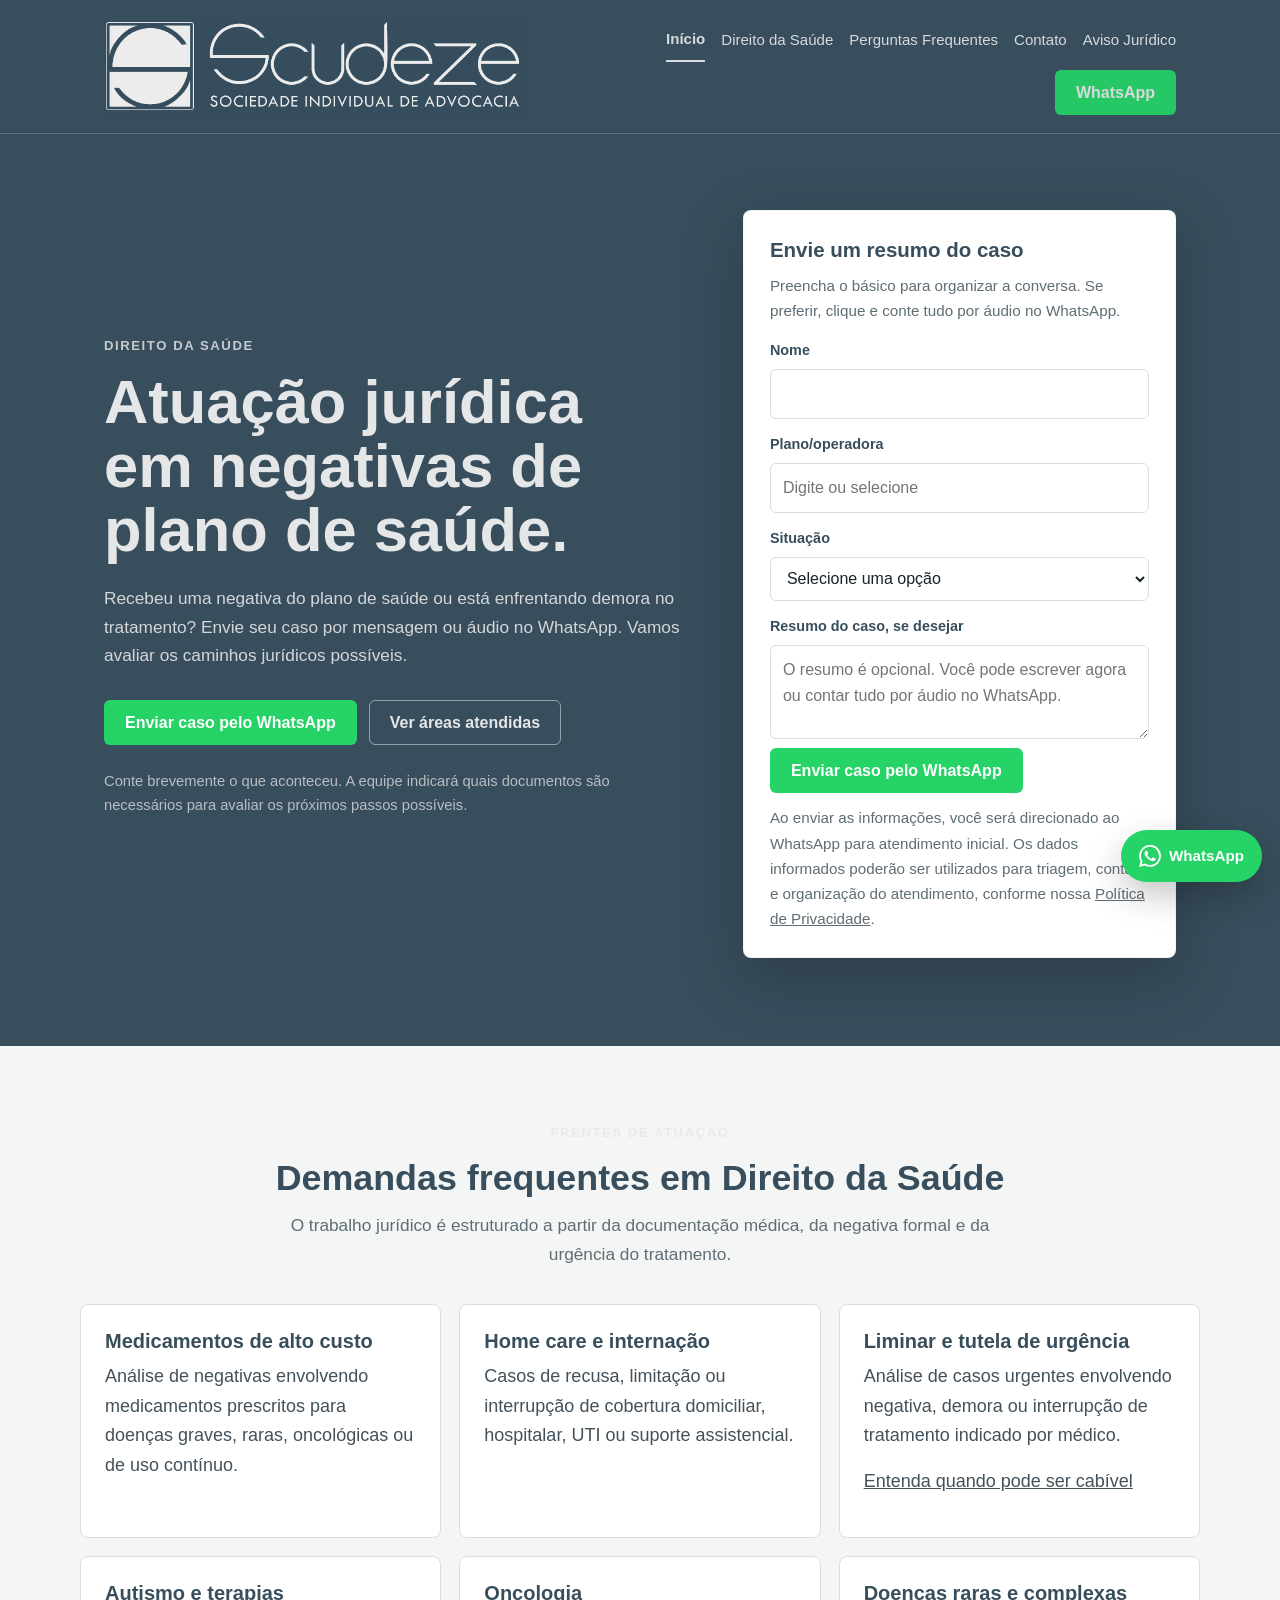
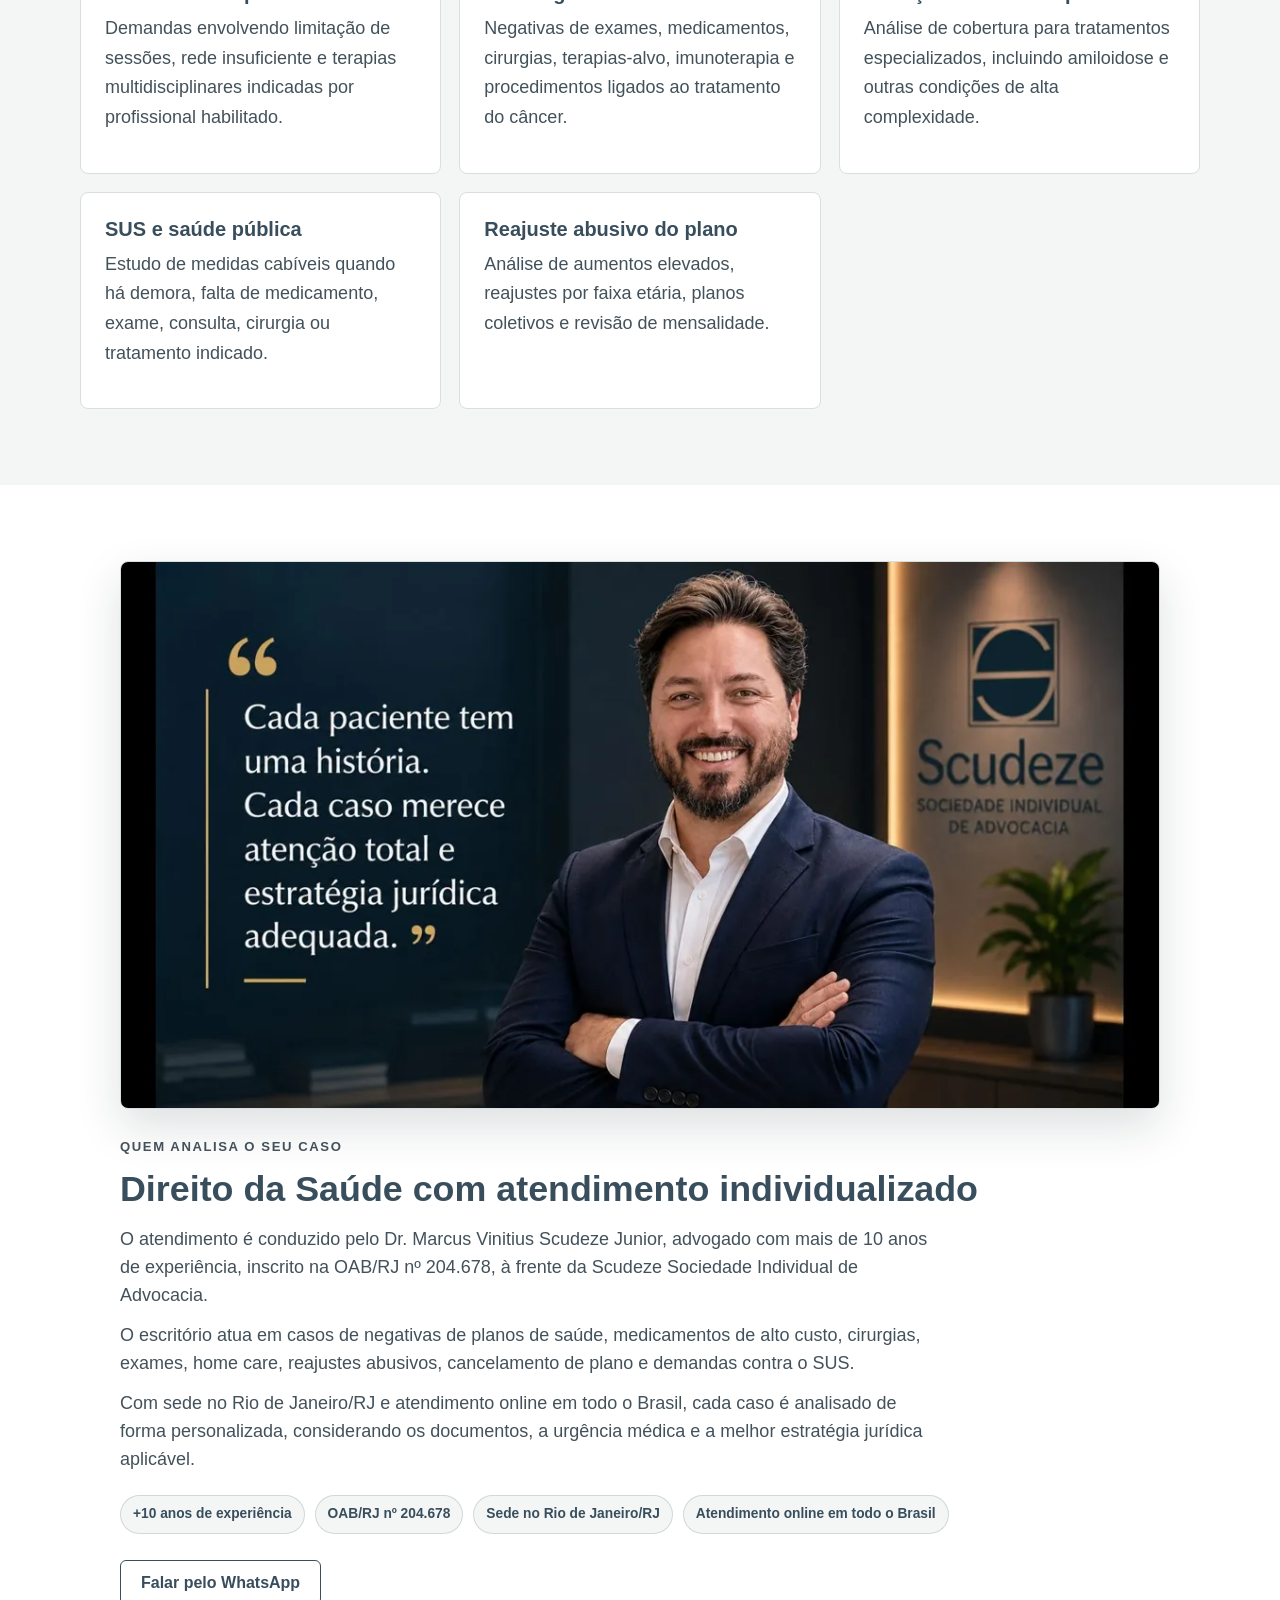
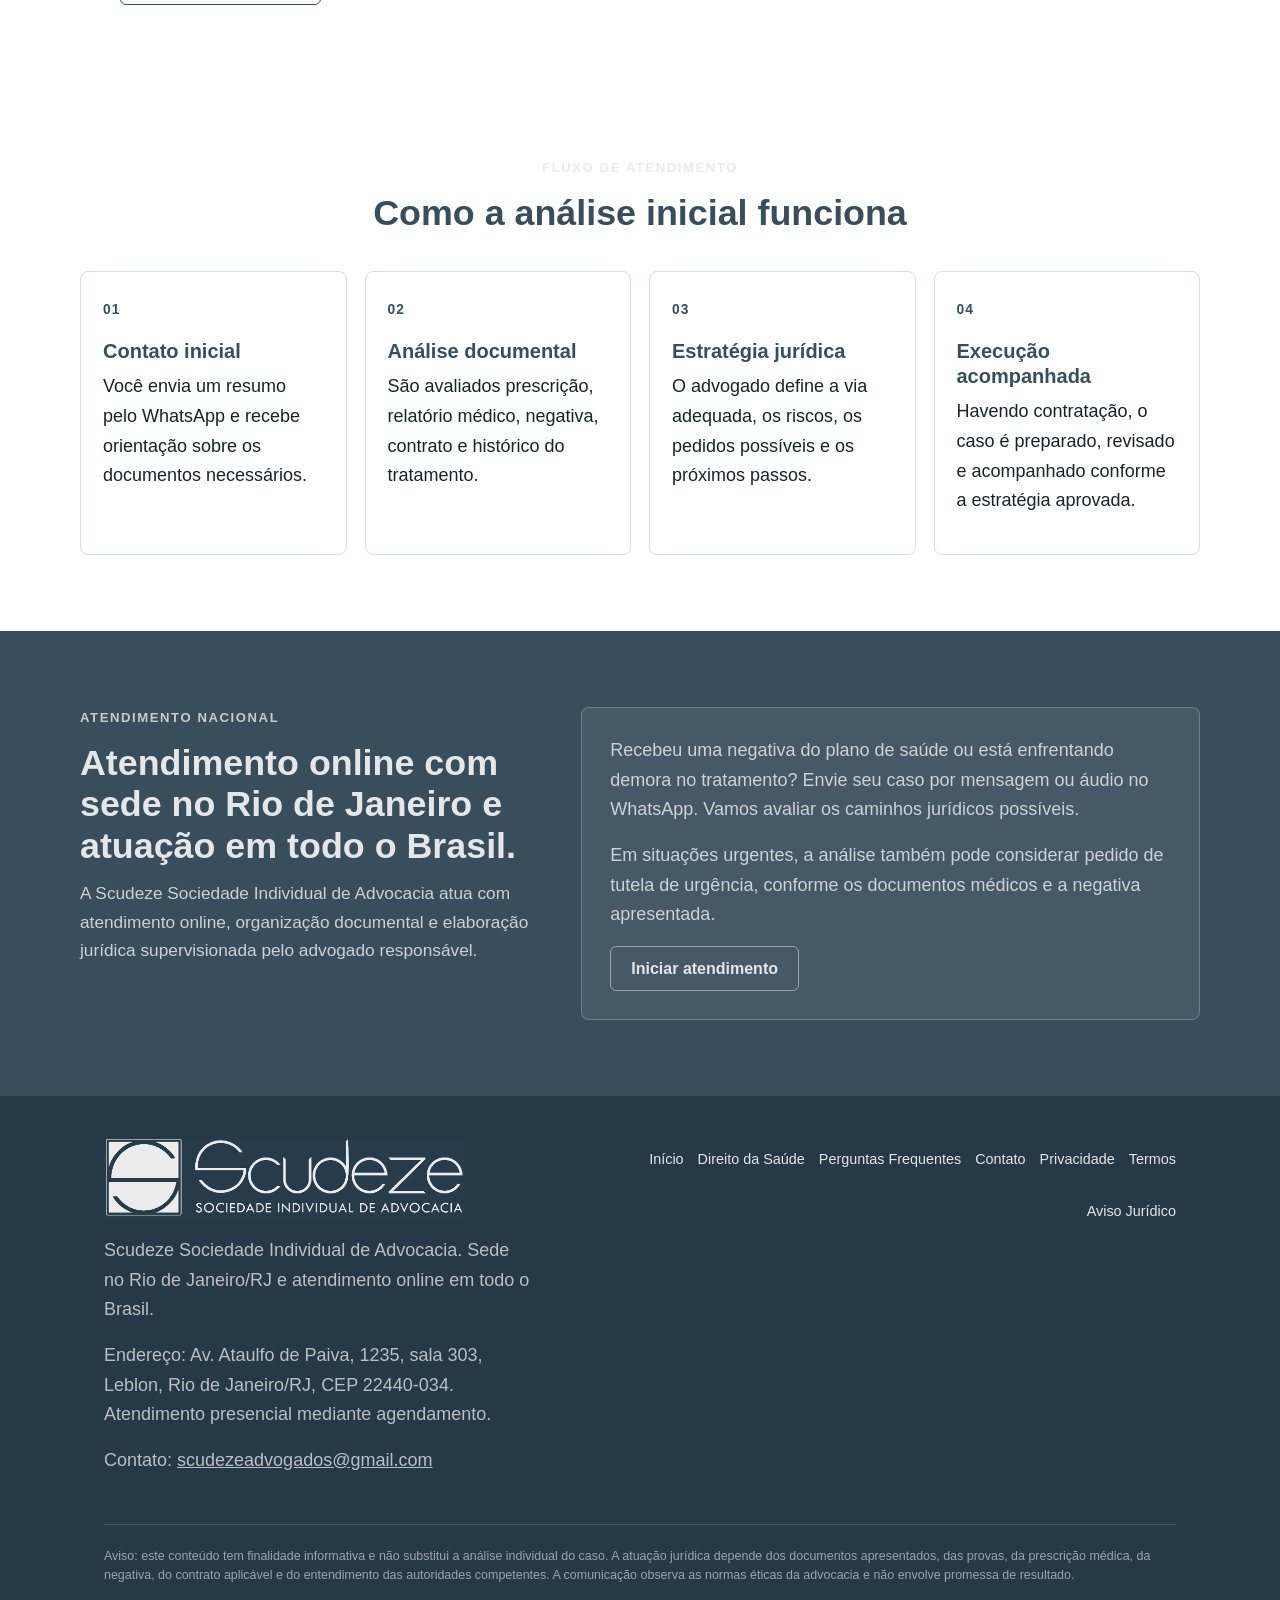
<file: index.html>
<!DOCTYPE html>
<html lang="pt-BR">
<head>
  <meta charset="UTF-8" />
  <meta name="viewport" content="width=device-width, initial-scale=1.0" />
  <meta name="robots" content="index, follow" />
  <title>Direito da Saúde e Negativas de Plano | Scudeze Sociedade Individual de Advocacia</title>
  <meta name="description" content="Atuação jurídica em Direito da Saúde: negativas de plano de saúde, medicamentos de alto custo, home care, autismo, oncologia, internações e tratamentos complexos." />
  <link rel="canonical" href="https://scudezeadvogados.com.br/" />
  <meta property="og:type" content="website" />
  <meta property="og:title" content="Direito da Saúde e Negativas de Plano | Scudeze Sociedade Individual de Advocacia" />
  <meta property="og:description" content="Atuação jurídica em negativas de plano de saúde, medicamentos de alto custo, oncologia, autismo e tratamentos complexos." />
  <meta property="og:url" content="https://scudezeadvogados.com.br/" />
  <meta property="og:image" content="https://scudezeadvogados.com.br/assets/logo-scudeze-transparente.png" />
  <meta name="twitter:card" content="summary_large_image" />
  <meta name="facebook-domain-verification" content="jz3mxbm9bqqvq1p4tjvve6ar2zby88" />
  <script async src="https://www.googletagmanager.com/gtag/js?id=G-PPD73X99D3"></script>
  <script>
    window.dataLayer = window.dataLayer || [];
    function gtag(){dataLayer.push(arguments);}
    gtag("js", new Date());
    gtag("config", "G-PPD73X99D3");
  </script>
  <link rel="preload" href="assets/logo-scudeze-transparente.png" as="image" />
  <link rel="preload" href="assets/styles.css" as="style" />
  <link rel="stylesheet" href="assets/styles.css" />
  <script type="application/ld+json">
  {
    "@context": "https://schema.org",
    "@type": "LegalService",
    "name": "Scudeze Sociedade Individual de Advocacia",
    "url": "https://scudezeadvogados.com.br/",
    "image": "https://scudezeadvogados.com.br/assets/logo-scudeze-transparente.png",
    "telephone": "+5521978479229",
    "email": "scudezeadvogados@gmail.com",
    "address": {
      "@type": "PostalAddress",
      "streetAddress": "Av. Ataulfo de Paiva, 1235, sala 303",
      "addressLocality": "Rio de Janeiro",
      "addressRegion": "RJ",
      "postalCode": "22440-034",
      "addressCountry": "BR"
    },
    "areaServed": {
      "@type": "Country",
      "name": "Brasil"
    },
    "knowsAbout": ["Direito da Saúde", "Planos de Saúde", "SUS"],
    "serviceType": ["Direito da Saúde", "Negativas de plano de saúde", "Medicamentos de alto custo"],
    "founder": {
      "@type": "Attorney",
      "name": "Marcus Vinitius Scudeze"
    }
  }
  </script>
</head>
<body>
  <header class="site-header" role="banner">
    <div class="header-inner">
      <a class="brand-link" href="index.html" aria-label="Página inicial — Scudeze Sociedade Individual de Advocacia">
        <img class="brand-logo" src="assets/logo-scudeze-transparente.png" alt="Scudeze Sociedade Individual de Advocacia" />
      </a>
      <nav class="site-nav" role="navigation" aria-label="Menu principal">
        <a href="index.html" class="active" aria-current="page">Início</a>
        <a href="direito-da-saude.html">Direito da Saúde</a>
        <a href="perguntas-frequentes.html">Perguntas Frequentes</a>
        <a href="contato.html">Contato</a>
        <a href="aviso-juridico.html">Aviso Jurídico</a>
        <a class="nav-cta" href="#" onclick="sendTopic(event, 'uma questão de Direito da Saúde')" aria-label="Falar pelo WhatsApp">WhatsApp</a>
      </nav>
    </div>
  </header>

  <main role="main">
    <section class="hero" aria-label="Apresentação">
      <div class="hero-inner">
        <div>
          <p class="eyebrow">Direito da Saúde</p>
          <h1>Atuação jurídica em negativas de plano de saúde.</h1>
          <p class="hero-copy">
            Recebeu uma negativa do plano de saúde ou está enfrentando demora no
            tratamento? Envie seu caso por mensagem ou áudio no WhatsApp. Vamos
            avaliar os caminhos jurídicos possíveis.
          </p>
          <div class="hero-actions">
            <a class="button" href="#" onclick="sendTopic(event, 'negativa de plano de saúde')" aria-label="Enviar caso pelo WhatsApp" data-event="click_whatsapp_cta">Enviar caso pelo WhatsApp</a>
            <a class="button-light" href="direito-da-saude.html">Ver áreas atendidas</a>
          </div>
          <p class="hero-note">
            Conte brevemente o que aconteceu. A equipe indicará quais documentos
            são necessários para avaliar os próximos passos possíveis.
          </p>
        </div>

        <form class="intake-panel" onsubmit="sendIntake(event)" aria-label="Formulário de contato inicial">
          <h2>Envie um resumo do caso</h2>
          <p>Preencha o básico para organizar a conversa. Se preferir, clique e conte tudo por áudio no WhatsApp.</p>
          <label for="nome">Nome</label>
          <input id="nome" name="nome" type="text" autocomplete="name" />
          <label for="plano">Plano/operadora</label>
          <input id="plano" name="plano" type="text" list="planos" placeholder="Digite ou selecione" />
          <datalist id="planos">
            <option value="Amil"></option>
            <option value="Bradesco Saúde"></option>
            <option value="SulAmérica"></option>
            <option value="Unimed"></option>
            <option value="Golden Cross"></option>
            <option value="NotreDame Intermédica"></option>
            <option value="Hapvida"></option>
            <option value="Assim Saúde"></option>
            <option value="MedSênior"></option>
            <option value="Prevent Senior"></option>
            <option value="Porto Seguro Saúde"></option>
            <option value="Omint"></option>
            <option value="Cassi"></option>
            <option value="Geap"></option>
            <option value="Saúde Caixa"></option>
            <option value="Petrobras Saúde"></option>
            <option value="Care Plus"></option>
            <option value="Allianz Saúde"></option>
            <option value="Outro / não sei informar"></option>
          </datalist>
          <label for="situacao">Situação</label>
          <select id="situacao" name="situacao">
            <option value="">Selecione uma opção</option>
            <option>Negativa de cirurgia</option>
            <option>Negativa de medicamento de alto custo</option>
            <option>Negativa de exame</option>
            <option>Negativa de internação</option>
            <option>Home care negado ou reduzido</option>
            <option>Demora na autorização</option>
            <option>Reajuste/aumento abusivo do plano</option>
            <option>Cancelamento ou suspensão do plano</option>
            <option>Reembolso negado</option>
            <option>Tratamento fora do rol da ANS</option>
            <option>SUS / fornecimento pelo Estado ou Município</option>
            <option>Outro caso de saúde</option>
          </select>
          <label for="descricao">Resumo do caso, se desejar</label>
          <textarea id="descricao" name="descricao" placeholder="O resumo é opcional. Você pode escrever agora ou contar tudo por áudio no WhatsApp."></textarea>
          <button class="button" type="submit" data-event="form_whatsapp_submit">Enviar caso pelo WhatsApp</button>
          <p class="form-disclaimer">Ao enviar as informações, você será direcionado ao WhatsApp para atendimento inicial. Os dados informados poderão ser utilizados para triagem, contato e organização do atendimento, conforme nossa <a href="politica-de-privacidade.html">Política de Privacidade</a>.</p>
        </form>
      </div>
    </section>

    <section class="section section-muted" aria-label="Áreas de atuação">
      <div class="section-inner">
        <div class="section-head center">
          <p class="eyebrow">Frentes de atuação</p>
          <h2>Demandas frequentes em Direito da Saúde</h2>
          <p class="lead">O trabalho jurídico é estruturado a partir da documentação médica, da negativa formal e da urgência do tratamento.</p>
        </div>
        <div class="grid">
          <article class="card">
            <h3>Medicamentos de alto custo</h3>
            <p>Análise de negativas envolvendo medicamentos prescritos para doenças graves, raras, oncológicas ou de uso contínuo.</p>
          </article>
          <article class="card">
            <h3>Home care e internação</h3>
            <p>Casos de recusa, limitação ou interrupção de cobertura domiciliar, hospitalar, UTI ou suporte assistencial.</p>
          </article>
          <article class="card">
            <h3>Liminar e tutela de urgência</h3>
            <p>Análise de casos urgentes envolvendo negativa, demora ou interrupção de tratamento indicado por médico.</p>
            <p><a href="liminar-plano-de-saude.html">Entenda quando pode ser cabível</a></p>
          </article>
          <article class="card">
            <h3>Autismo e terapias</h3>
            <p>Demandas envolvendo limitação de sessões, rede insuficiente e terapias multidisciplinares indicadas por profissional habilitado.</p>
          </article>
          <article class="card">
            <h3>Oncologia</h3>
            <p>Negativas de exames, medicamentos, cirurgias, terapias-alvo, imunoterapia e procedimentos ligados ao tratamento do câncer.</p>
          </article>
          <article class="card">
            <h3>Doenças raras e complexas</h3>
            <p>Análise de cobertura para tratamentos especializados, incluindo amiloidose e outras condições de alta complexidade.</p>
          </article>
          <article class="card">
            <h3>SUS e saúde pública</h3>
            <p>Estudo de medidas cabíveis quando há demora, falta de medicamento, exame, consulta, cirurgia ou tratamento indicado.</p>
          </article>
          <article class="card">
            <h3>Reajuste abusivo do plano</h3>
            <p>Análise de aumentos elevados, reajustes por faixa etária, planos coletivos e revisão de mensalidade.</p>
          </article>
        </div>
      </div>
    </section>

    <section class="section authority-section" aria-label="Direito da Saúde com atendimento individualizado">
      <div class="section-inner authority-grid">
        <div class="authority-media">
          <img
            src="assets/dr-marcus-direito-saude.webp"
            alt="Dr. Marcus Vinitius Scudeze Junior, advogado com atuação em Direito da Saúde no Rio de Janeiro"
            loading="lazy"
            width="1200"
            height="630"
          />
        </div>
        <div class="authority-copy">
          <p class="eyebrow">Quem analisa o seu caso</p>
          <h2>Direito da Saúde com atendimento individualizado</h2>
          <p>
            O atendimento é conduzido pelo Dr. Marcus Vinitius Scudeze Junior,
            advogado com mais de 10 anos de experiência, inscrito na OAB/RJ nº
            204.678, à frente da Scudeze Sociedade Individual de Advocacia.
          </p>
          <p>
            O escritório atua em casos de negativas de planos de saúde,
            medicamentos de alto custo, cirurgias, exames, home care, reajustes
            abusivos, cancelamento de plano e demandas contra o SUS.
          </p>
          <p>
            Com sede no Rio de Janeiro/RJ e atendimento online em todo o Brasil,
            cada caso é analisado de forma personalizada, considerando os
            documentos, a urgência médica e a melhor estratégia jurídica aplicável.
          </p>
          <div class="trust-badges" aria-label="Informações institucionais">
            <span>+10 anos de experiência</span>
            <span>OAB/RJ nº 204.678</span>
            <span>Sede no Rio de Janeiro/RJ</span>
            <span>Atendimento online em todo o Brasil</span>
          </div>
          <a class="button-secondary" href="#" onclick="sendTopic(event, 'um caso de Direito da Saúde')">Falar pelo WhatsApp</a>
        </div>
      </div>
    </section>

    <section class="section" aria-label="Fluxo de atendimento">
      <div class="section-inner">
        <div class="section-head center">
          <p class="eyebrow">Fluxo de atendimento</p>
          <h2>Como a análise inicial funciona</h2>
        </div>
        <div class="number-list">
          <article class="step">
            <h3>Contato inicial</h3>
            <p>Você envia um resumo pelo WhatsApp e recebe orientação sobre os documentos necessários.</p>
          </article>
          <article class="step">
            <h3>Análise documental</h3>
            <p>São avaliados prescrição, relatório médico, negativa, contrato e histórico do tratamento.</p>
          </article>
          <article class="step">
            <h3>Estratégia jurídica</h3>
            <p>O advogado define a via adequada, os riscos, os pedidos possíveis e os próximos passos.</p>
          </article>
          <article class="step">
            <h3>Execução acompanhada</h3>
            <p>Havendo contratação, o caso é preparado, revisado e acompanhado conforme a estratégia aprovada.</p>
          </article>
        </div>
      </div>
    </section>

    <section class="section section-blue" aria-label="Sobre o escritório">
      <div class="section-inner split">
        <div>
          <p class="eyebrow">Atendimento nacional</p>
          <h2>Atendimento online com sede no Rio de Janeiro e atuação em todo o Brasil.</h2>
          <p class="lead">
            A Scudeze Sociedade Individual de Advocacia atua com atendimento online,
            organização documental e elaboração jurídica supervisionada pelo advogado
            responsável.
          </p>
        </div>
        <div class="fact-box">
          <p>
            Recebeu uma negativa do plano de saúde ou está enfrentando demora no
            tratamento? Envie seu caso por mensagem ou áudio no WhatsApp. Vamos
            avaliar os caminhos jurídicos possíveis.
          </p>
          <p>
            Em situações urgentes, a análise também pode considerar pedido de tutela
            de urgência, conforme os documentos médicos e a negativa apresentada.
          </p>
          <a class="button-light" href="contato.html">Iniciar atendimento</a>
        </div>
      </div>
    </section>
  </main>

  <footer class="site-footer" role="contentinfo">
    <div class="footer-inner">
      <div>
        <img class="footer-logo" src="assets/logo-scudeze-transparente.png" alt="Scudeze Sociedade Individual de Advocacia" loading="lazy" />
        <p>Scudeze Sociedade Individual de Advocacia. Sede no Rio de Janeiro/RJ e atendimento online em todo o Brasil.</p>
        <p>Endereço: Av. Ataulfo de Paiva, 1235, sala 303, Leblon, Rio de Janeiro/RJ, CEP 22440-034. Atendimento presencial mediante agendamento.</p>
        <p>Contato: <a href="mailto:scudezeadvogados@gmail.com">scudezeadvogados@gmail.com</a></p>
      </div>
      <nav class="footer-links" aria-label="Links do rodapé">
        <a href="index.html">Início</a>
        <a href="direito-da-saude.html">Direito da Saúde</a>
        <a href="perguntas-frequentes.html">Perguntas Frequentes</a>
        <a href="contato.html">Contato</a>
        <a href="politica-de-privacidade.html">Privacidade</a>
        <a href="termos-de-uso.html">Termos</a>
        <a href="aviso-juridico.html">Aviso Jurídico</a>
      </nav>
      <p class="legal-note">
        Aviso: este conteúdo tem finalidade informativa e não substitui a análise individual do caso. A atuação jurídica depende dos documentos apresentados, das provas, da prescrição médica, da negativa, do contrato aplicável e do entendimento das autoridades competentes. A comunicação observa as normas éticas da advocacia e não envolve promessa de resultado.
      </p>
    </div>
  </footer>
  <a class="floating-whatsapp" href="#" onclick="sendTopic(event, 'um atendimento inicial em Direito da Saúde')" aria-label="Iniciar atendimento pelo WhatsApp" data-event="click_whatsapp_float">
    <svg aria-hidden="true" viewBox="0 0 24 24" focusable="false">
      <path d="M17.47 14.38c-.3-.15-1.76-.87-2.03-.97-.27-.1-.47-.15-.67.15-.2.3-.77.97-.94 1.16-.17.2-.35.22-.64.08-.3-.15-1.26-.46-2.39-1.48-.88-.79-1.48-1.76-1.65-2.06-.17-.3-.02-.46.13-.61.13-.13.3-.35.45-.52.15-.17.2-.3.3-.5.1-.2.05-.37-.03-.52-.07-.15-.67-1.61-.92-2.21-.24-.58-.49-.5-.67-.51h-.57c-.2 0-.52.07-.79.37-.27.3-1.04 1.02-1.04 2.48s1.07 2.88 1.21 3.07c.15.2 2.1 3.2 5.08 4.49.71.31 1.26.49 1.69.63.71.23 1.36.2 1.87.12.57-.09 1.76-.72 2.01-1.41.25-.69.25-1.29.17-1.41-.07-.12-.27-.2-.57-.35z"/>
      <path d="M12.05 0C5.5 0 .16 5.34.16 11.89c0 2.1.55 4.14 1.59 5.95L.06 24l6.31-1.65a11.88 11.88 0 0 0 5.68 1.45h.01c6.55 0 11.89-5.34 11.89-11.89A11.82 11.82 0 0 0 12.05 0zm0 21.79h-.01a9.87 9.87 0 0 1-5.03-1.38l-.36-.21-3.74.98 1-3.65-.24-.37a9.86 9.86 0 0 1-1.51-5.26c0-5.45 4.44-9.88 9.89-9.88 2.64 0 5.12 1.03 6.99 2.9a9.82 9.82 0 0 1 2.89 6.99c0 5.45-4.44 9.88-9.88 9.88z"/>
    </svg>
    <strong>WhatsApp</strong>
  </a>
  <script src="assets/site.js" defer></script>
</body>
</html>
</file>
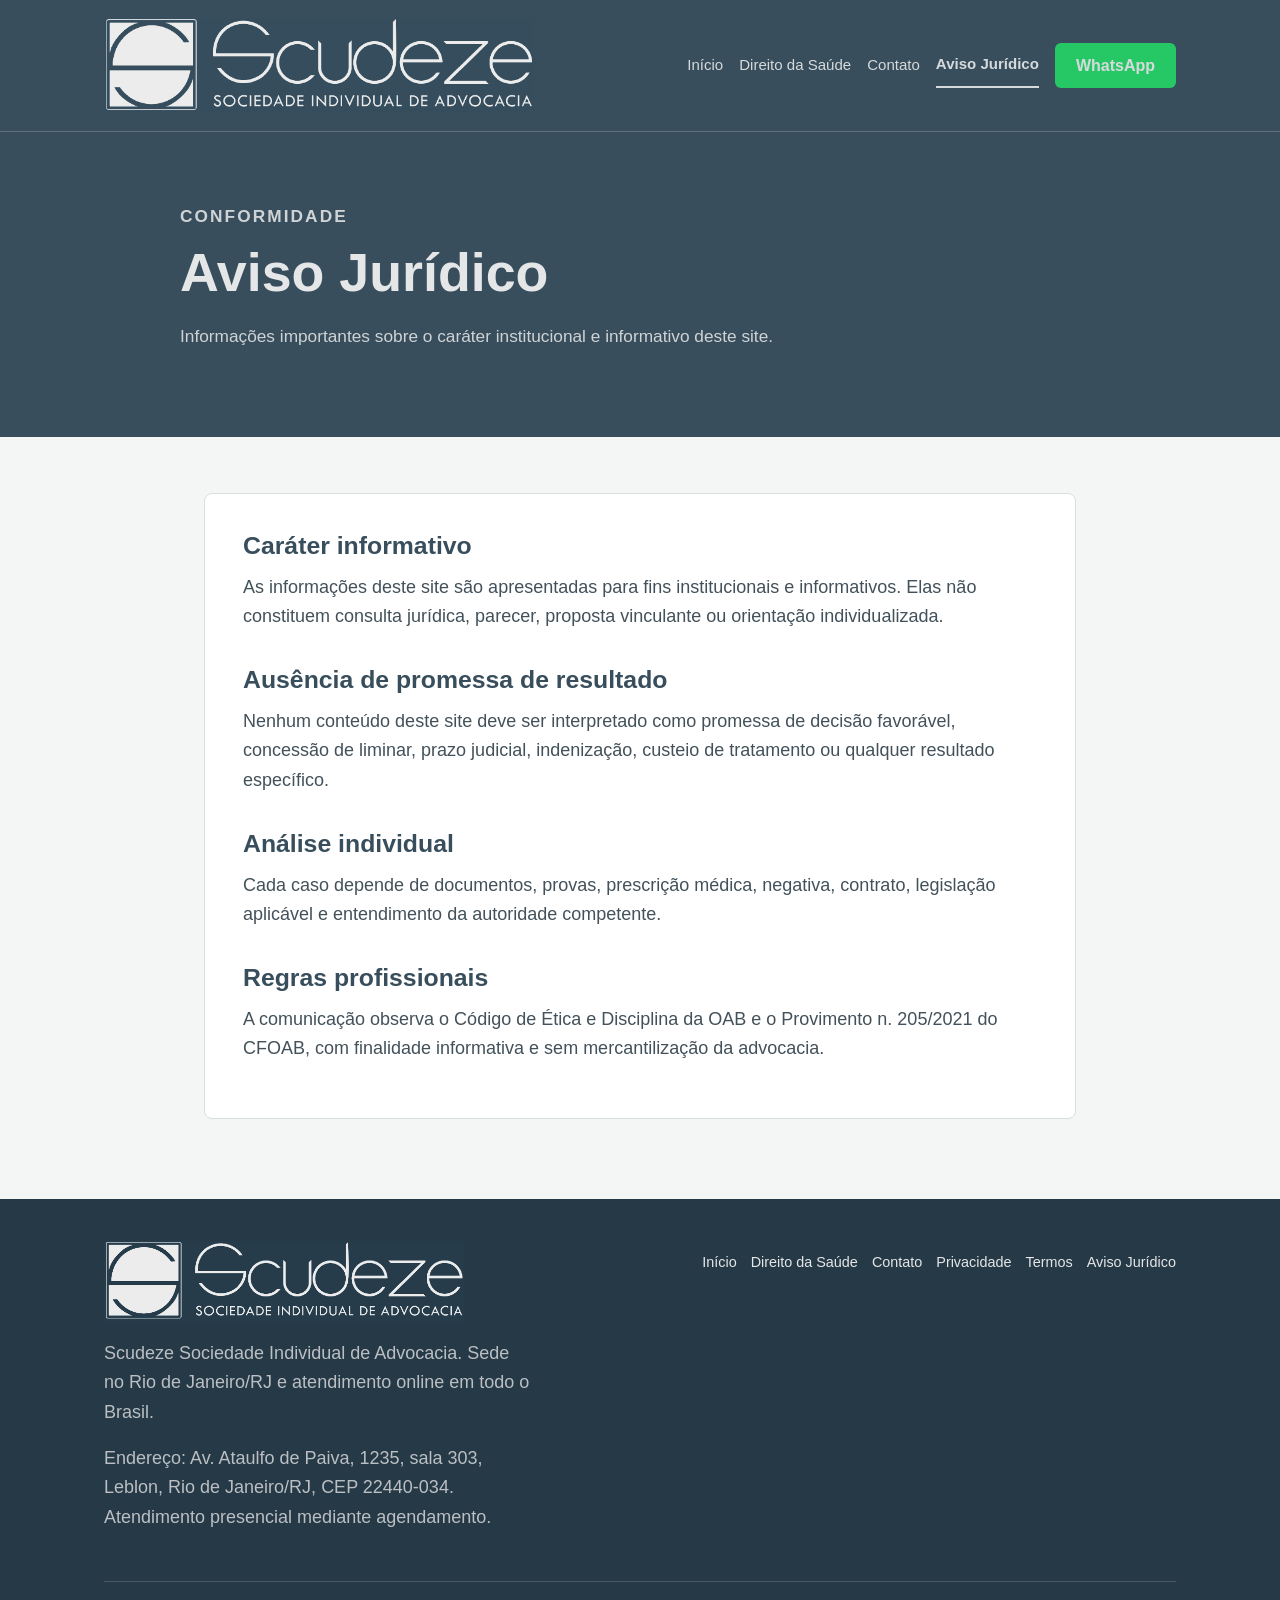
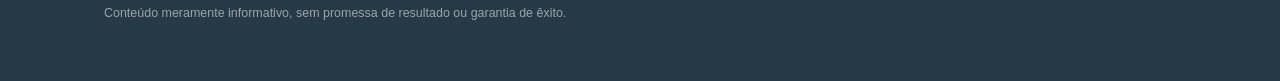
<file: aviso-juridico.html>
<!DOCTYPE html>
<html lang="pt-BR">
<head>
  <meta charset="UTF-8" />
  <meta name="viewport" content="width=device-width, initial-scale=1.0" />
  <meta name="robots" content="index, follow" />
  <title>Aviso Jurídico | Scudeze Sociedade Individual de Advocacia</title>
  <meta name="description" content="Aviso jurídico e regras de comunicação profissional da Scudeze Sociedade Individual de Advocacia. Caráter informativo, ausência de promessa de resultado." />
  <link rel="canonical" href="https://scudezeadvogados.com.br/aviso-juridico.html" />
  <meta property="og:type" content="website" />
  <meta property="og:title" content="Aviso Jurídico | Scudeze Sociedade Individual de Advocacia" />
  <meta property="og:description" content="Aviso jurídico da Scudeze Sociedade Individual de Advocacia. Conteúdo institucional e informativo, sem promessa de resultado." />
  <meta property="og:url" content="https://scudezeadvogados.com.br/aviso-juridico.html" />
  <meta property="og:image" content="https://scudezeadvogados.com.br/assets/logo-scudeze-transparente.png" />
  <meta name="twitter:card" content="summary_large_image" />
  <script async src="https://www.googletagmanager.com/gtag/js?id=G-PPD73X99D3"></script>
  <script>
    window.dataLayer = window.dataLayer || [];
    function gtag(){dataLayer.push(arguments);}
    gtag("js", new Date());
    gtag("config", "G-PPD73X99D3");
  </script>
  <link rel="preload" href="assets/logo-scudeze-transparente.png" as="image" />
  <link rel="preload" href="assets/styles.css" as="style" />
  <link rel="stylesheet" href="assets/styles.css" />
</head>
<body class="content-page">
  <header class="site-header" role="banner">
    <div class="header-inner">
      <a class="brand-link" href="index.html" aria-label="Página inicial — Scudeze Sociedade Individual de Advocacia">
        <img class="brand-logo" src="assets/logo-scudeze-transparente.png" alt="Scudeze Sociedade Individual de Advocacia" />
      </a>
      <nav class="site-nav" role="navigation" aria-label="Menu principal">
        <a href="index.html">Início</a>
        <a href="direito-da-saude.html">Direito da Saúde</a>
        <a href="contato.html">Contato</a>
        <a href="aviso-juridico.html" class="active" aria-current="page">Aviso Jurídico</a>
        <a class="nav-cta" href="#" onclick="sendTopic(event, 'uma questão jurídica')" aria-label="Falar pelo WhatsApp">WhatsApp</a>
      </nav>
    </div>
  </header>

  <main role="main">
    <section class="page-hero" aria-label="Aviso Jurídico">
      <div class="page-hero-inner">
        <p class="eyebrow">Conformidade</p>
        <h1>Aviso Jurídico</h1>
        <p>Informações importantes sobre o caráter institucional e informativo deste site.</p>
      </div>
    </section>

    <div class="content-wrap">
      <article class="article-card">
        <h2>Caráter informativo</h2>
        <p>As informações deste site são apresentadas para fins institucionais e informativos. Elas não constituem consulta jurídica, parecer, proposta vinculante ou orientação individualizada.</p>

        <h2>Ausência de promessa de resultado</h2>
        <p>Nenhum conteúdo deste site deve ser interpretado como promessa de decisão favorável, concessão de liminar, prazo judicial, indenização, custeio de tratamento ou qualquer resultado específico.</p>

        <h2>Análise individual</h2>
        <p>Cada caso depende de documentos, provas, prescrição médica, negativa, contrato, legislação aplicável e entendimento da autoridade competente.</p>

        <h2>Regras profissionais</h2>
        <p>A comunicação observa o Código de Ética e Disciplina da OAB e o Provimento n. 205/2021 do CFOAB, com finalidade informativa e sem mercantilização da advocacia.</p>
      </article>
    </div>
  </main>

  <footer class="site-footer" role="contentinfo">
    <div class="footer-inner">
      <div>
        <img class="footer-logo" src="assets/logo-scudeze-transparente.png" alt="Scudeze Sociedade Individual de Advocacia" loading="lazy" />
        <p>Scudeze Sociedade Individual de Advocacia. Sede no Rio de Janeiro/RJ e atendimento online em todo o Brasil.</p>
        <p>Endereço: Av. Ataulfo de Paiva, 1235, sala 303, Leblon, Rio de Janeiro/RJ, CEP 22440-034. Atendimento presencial mediante agendamento.</p>
      </div>
      <nav class="footer-links" aria-label="Links do rodapé">
        <a href="index.html">Início</a>
        <a href="direito-da-saude.html">Direito da Saúde</a>
        <a href="contato.html">Contato</a>
        <a href="politica-de-privacidade.html">Privacidade</a>
        <a href="termos-de-uso.html">Termos</a>
        <a href="aviso-juridico.html">Aviso Jurídico</a>
      </nav>
      <p class="legal-note">Conteúdo meramente informativo, sem promessa de resultado ou garantia de êxito.</p>
    </div>
  </footer>
  <script src="assets/site.js" defer></script>
</body>
</html>
</file>
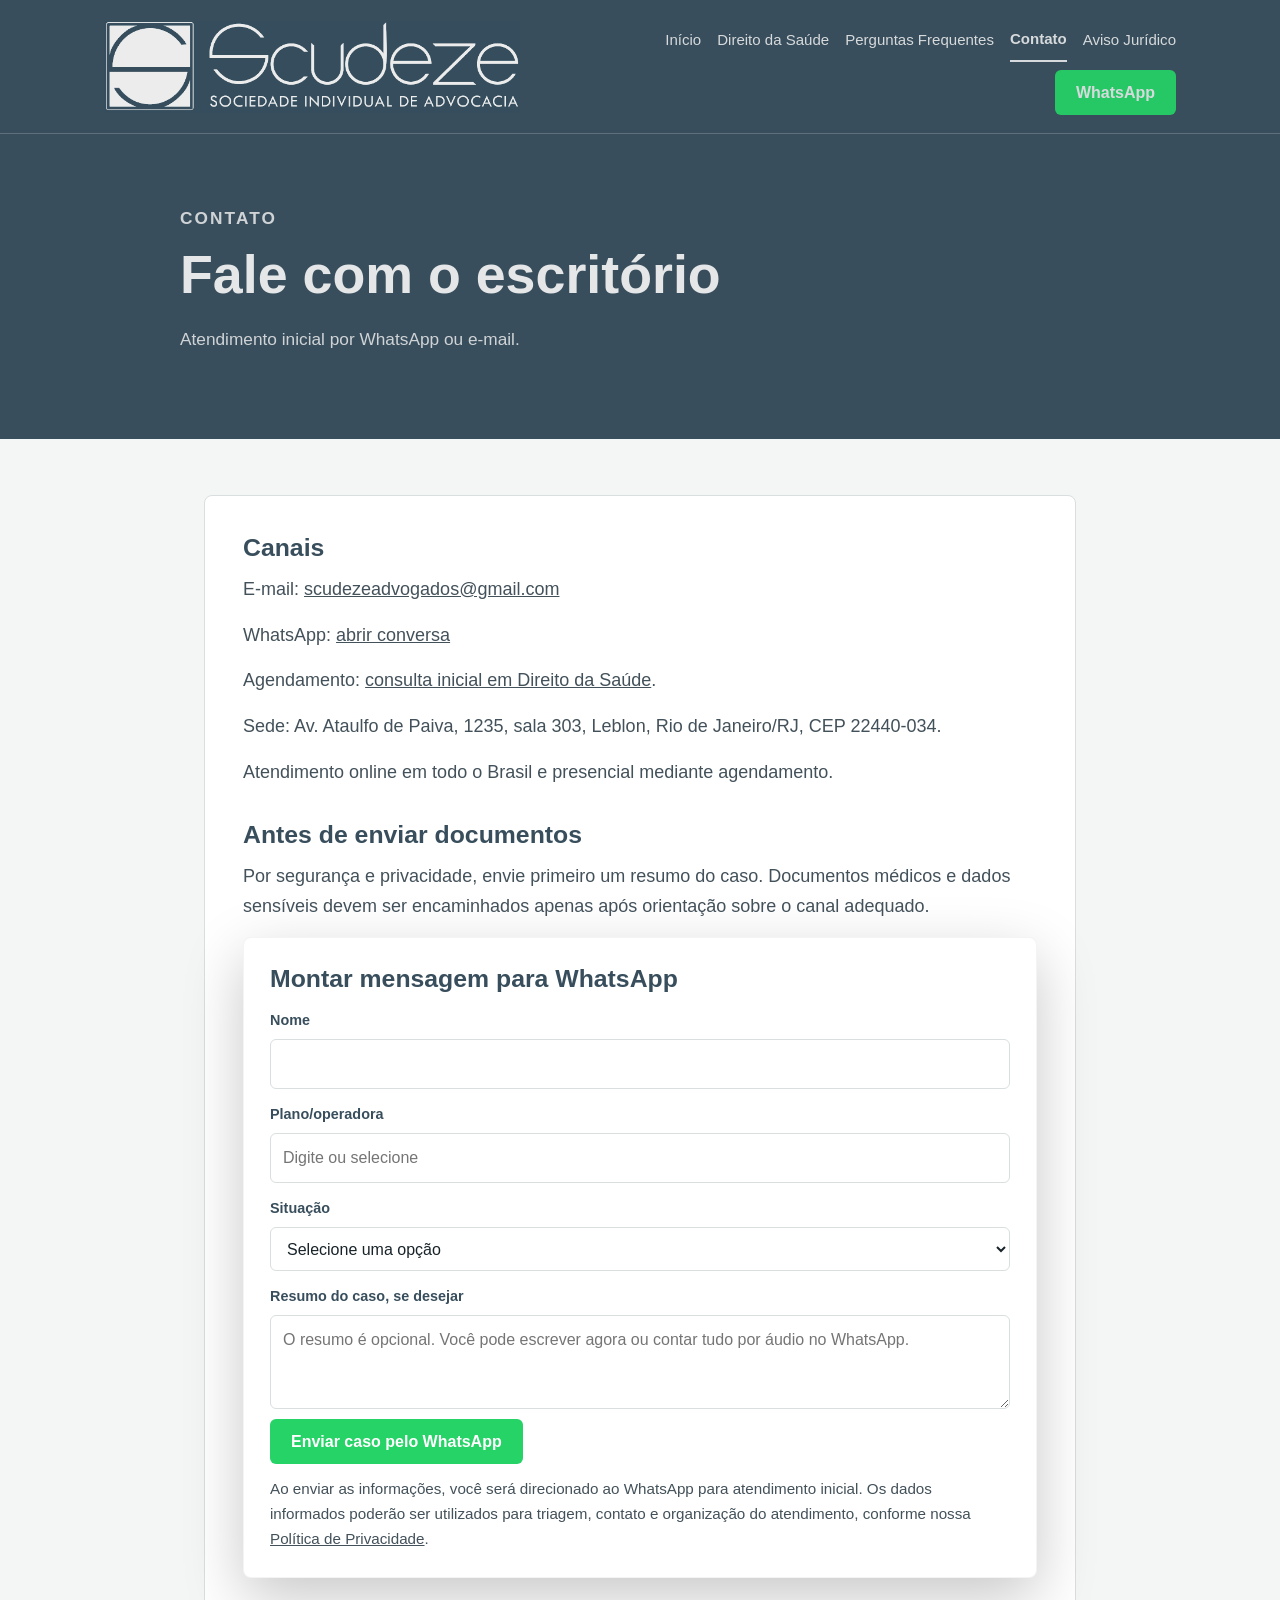
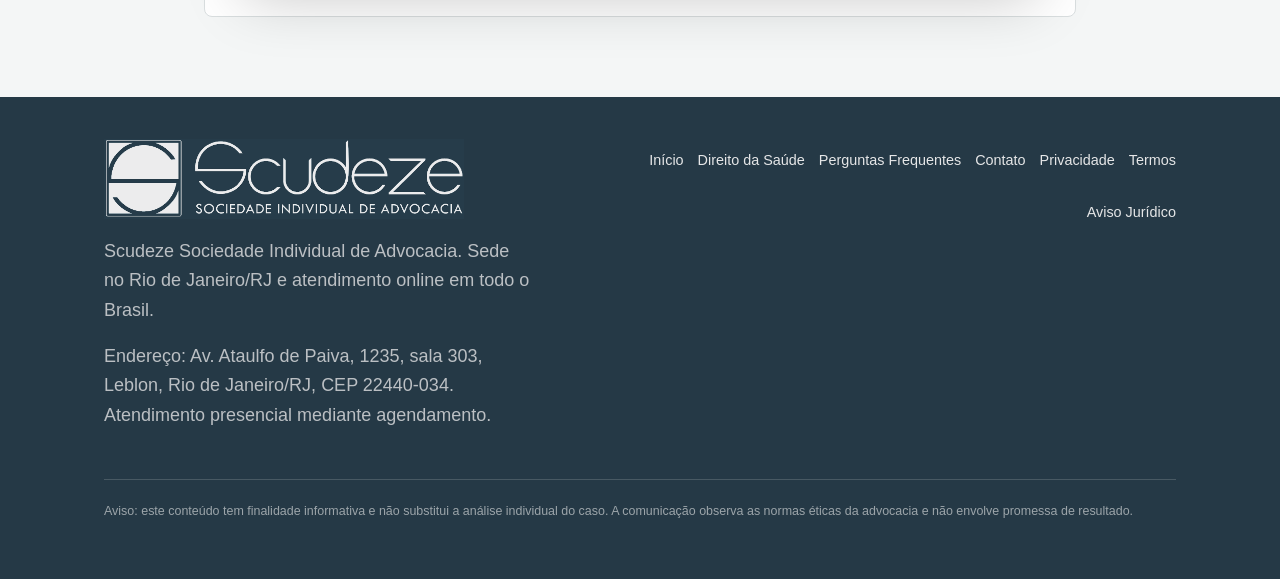
<file: contato.html>
<!DOCTYPE html>
<html lang="pt-BR">
<head>
  <meta charset="UTF-8" />
  <meta name="viewport" content="width=device-width, initial-scale=1.0" />
  <meta name="robots" content="index, follow" />
  <title>Contato | Scudeze Sociedade Individual de Advocacia</title>
  <meta name="description" content="Entre em contato com a Scudeze Sociedade Individual de Advocacia para atendimento inicial em Direito da Saúde. Atendimento por WhatsApp ou e-mail." />
  <link rel="canonical" href="https://scudezeadvogados.com.br/contato.html" />
  <meta property="og:type" content="website" />
  <meta property="og:title" content="Contato | Scudeze Sociedade Individual de Advocacia" />
  <meta property="og:description" content="Entre em contato para atendimento inicial em Direito da Saúde. Atendimento por WhatsApp ou e-mail." />
  <meta property="og:url" content="https://scudezeadvogados.com.br/contato.html" />
  <meta property="og:image" content="https://scudezeadvogados.com.br/assets/logo-scudeze-transparente.png" />
  <meta name="twitter:card" content="summary_large_image" />
  <script async src="https://www.googletagmanager.com/gtag/js?id=G-PPD73X99D3"></script>
  <script>
    window.dataLayer = window.dataLayer || [];
    function gtag(){dataLayer.push(arguments);}
    gtag("js", new Date());
    gtag("config", "G-PPD73X99D3");
  </script>
  <link rel="preload" href="assets/logo-scudeze-transparente.png" as="image" />
  <link rel="preload" href="assets/styles.css" as="style" />
  <link rel="stylesheet" href="assets/styles.css" />
  <script type="application/ld+json">
  {
    "@context": "https://schema.org",
    "@type": "LegalService",
    "name": "Scudeze Sociedade Individual de Advocacia",
    "url": "https://scudezeadvogados.com.br/",
    "image": "https://scudezeadvogados.com.br/assets/logo-scudeze-transparente.png",
    "telephone": "+5521978479229",
    "email": "scudezeadvogados@gmail.com",
    "address": {
      "@type": "PostalAddress",
      "streetAddress": "Av. Ataulfo de Paiva, 1235, sala 303",
      "addressLocality": "Rio de Janeiro",
      "addressRegion": "RJ",
      "postalCode": "22440-034",
      "addressCountry": "BR"
    },
    "areaServed": {
      "@type": "Country",
      "name": "Brasil"
    },
    "serviceType": ["Direito da Saúde", "Negativas de plano de saúde", "Medicamentos de alto custo"]
  }
  </script>
</head>
<body class="content-page">
  <header class="site-header" role="banner">
    <div class="header-inner">
      <a class="brand-link" href="index.html" aria-label="Página inicial — Scudeze Sociedade Individual de Advocacia">
        <img class="brand-logo" src="assets/logo-scudeze-transparente.png" alt="Scudeze Sociedade Individual de Advocacia" />
      </a>
      <nav class="site-nav" role="navigation" aria-label="Menu principal">
        <a href="index.html">Início</a>
        <a href="direito-da-saude.html">Direito da Saúde</a>
        <a href="perguntas-frequentes.html">Perguntas Frequentes</a>
        <a href="contato.html" class="active" aria-current="page">Contato</a>
        <a href="aviso-juridico.html">Aviso Jurídico</a>
        <a class="nav-cta" href="#" onclick="sendTopic(event, 'um atendimento inicial')" aria-label="Falar pelo WhatsApp">WhatsApp</a>
      </nav>
    </div>
  </header>

  <main role="main">
    <section class="page-hero" aria-label="Contato">
      <div class="page-hero-inner">
        <p class="eyebrow">Contato</p>
        <h1>Fale com o escritório</h1>
        <p>Atendimento inicial por WhatsApp ou e-mail.</p>
      </div>
    </section>

    <div class="content-wrap">
      <div class="article-card">
        <h2>Canais</h2>
        <p>E-mail: <a href="mailto:scudezeadvogados@gmail.com">scudezeadvogados@gmail.com</a></p>
        <p>WhatsApp: <a href="#" onclick="sendTopic(event, 'um atendimento inicial')">abrir conversa</a></p>
        <p>Agendamento: <a href="https://cal.com/marcus-scudeze/consulta-direito-saude" target="_blank" rel="noopener">consulta inicial em Direito da Saúde</a>.</p>
        <p>Sede: Av. Ataulfo de Paiva, 1235, sala 303, Leblon, Rio de Janeiro/RJ, CEP 22440-034.</p>
        <p>Atendimento online em todo o Brasil e presencial mediante agendamento.</p>

        <h2>Antes de enviar documentos</h2>
        <p>Por segurança e privacidade, envie primeiro um resumo do caso. Documentos médicos e dados sensíveis devem ser encaminhados apenas após orientação sobre o canal adequado.</p>

        <form class="intake-panel" onsubmit="sendIntake(event)" aria-label="Formulário de contato inicial">
          <h2>Montar mensagem para WhatsApp</h2>
          <label for="nome">Nome</label>
          <input id="nome" name="nome" type="text" autocomplete="name" />
          <label for="plano">Plano/operadora</label>
          <input id="plano" name="plano" type="text" list="planos" placeholder="Digite ou selecione" />
          <datalist id="planos">
            <option value="Amil"></option>
            <option value="Bradesco Saúde"></option>
            <option value="SulAmérica"></option>
            <option value="Unimed"></option>
            <option value="Golden Cross"></option>
            <option value="NotreDame Intermédica"></option>
            <option value="Hapvida"></option>
            <option value="Assim Saúde"></option>
            <option value="MedSênior"></option>
            <option value="Prevent Senior"></option>
            <option value="Porto Seguro Saúde"></option>
            <option value="Omint"></option>
            <option value="Cassi"></option>
            <option value="Geap"></option>
            <option value="Saúde Caixa"></option>
            <option value="Petrobras Saúde"></option>
            <option value="Care Plus"></option>
            <option value="Allianz Saúde"></option>
            <option value="Outro / não sei informar"></option>
          </datalist>
          <label for="situacao">Situação</label>
          <select id="situacao" name="situacao">
            <option value="">Selecione uma opção</option>
            <option>Negativa de cirurgia</option>
            <option>Negativa de medicamento de alto custo</option>
            <option>Negativa de exame</option>
            <option>Negativa de internação</option>
            <option>Home care negado ou reduzido</option>
            <option>Demora na autorização</option>
            <option>Reajuste/aumento abusivo do plano</option>
            <option>Cancelamento ou suspensão do plano</option>
            <option>Reembolso negado</option>
            <option>Tratamento fora do rol da ANS</option>
            <option>SUS / fornecimento pelo Estado ou Município</option>
            <option>Outro caso de saúde</option>
          </select>
          <label for="descricao">Resumo do caso, se desejar</label>
          <textarea id="descricao" name="descricao" placeholder="O resumo é opcional. Você pode escrever agora ou contar tudo por áudio no WhatsApp."></textarea>
          <button class="button" type="submit">Enviar caso pelo WhatsApp</button>
          <p class="form-disclaimer">Ao enviar as informações, você será direcionado ao WhatsApp para atendimento inicial. Os dados informados poderão ser utilizados para triagem, contato e organização do atendimento, conforme nossa <a href="politica-de-privacidade.html">Política de Privacidade</a>.</p>
        </form>
      </div>
    </div>
  </main>

  <footer class="site-footer" role="contentinfo">
    <div class="footer-inner">
      <div>
        <img class="footer-logo" src="assets/logo-scudeze-transparente.png" alt="Scudeze Sociedade Individual de Advocacia" loading="lazy" />
        <p>Scudeze Sociedade Individual de Advocacia. Sede no Rio de Janeiro/RJ e atendimento online em todo o Brasil.</p>
        <p>Endereço: Av. Ataulfo de Paiva, 1235, sala 303, Leblon, Rio de Janeiro/RJ, CEP 22440-034. Atendimento presencial mediante agendamento.</p>
      </div>
      <nav class="footer-links" aria-label="Links do rodapé">
        <a href="index.html">Início</a>
        <a href="direito-da-saude.html">Direito da Saúde</a>
        <a href="perguntas-frequentes.html">Perguntas Frequentes</a>
        <a href="contato.html">Contato</a>
        <a href="politica-de-privacidade.html">Privacidade</a>
        <a href="termos-de-uso.html">Termos</a>
        <a href="aviso-juridico.html">Aviso Jurídico</a>
      </nav>
      <p class="legal-note">Aviso: este conteúdo tem finalidade informativa e não substitui a análise individual do caso. A comunicação observa as normas éticas da advocacia e não envolve promessa de resultado.</p>
    </div>
  </footer>
  <script src="assets/site.js" defer></script>
</body>
</html>
</file>
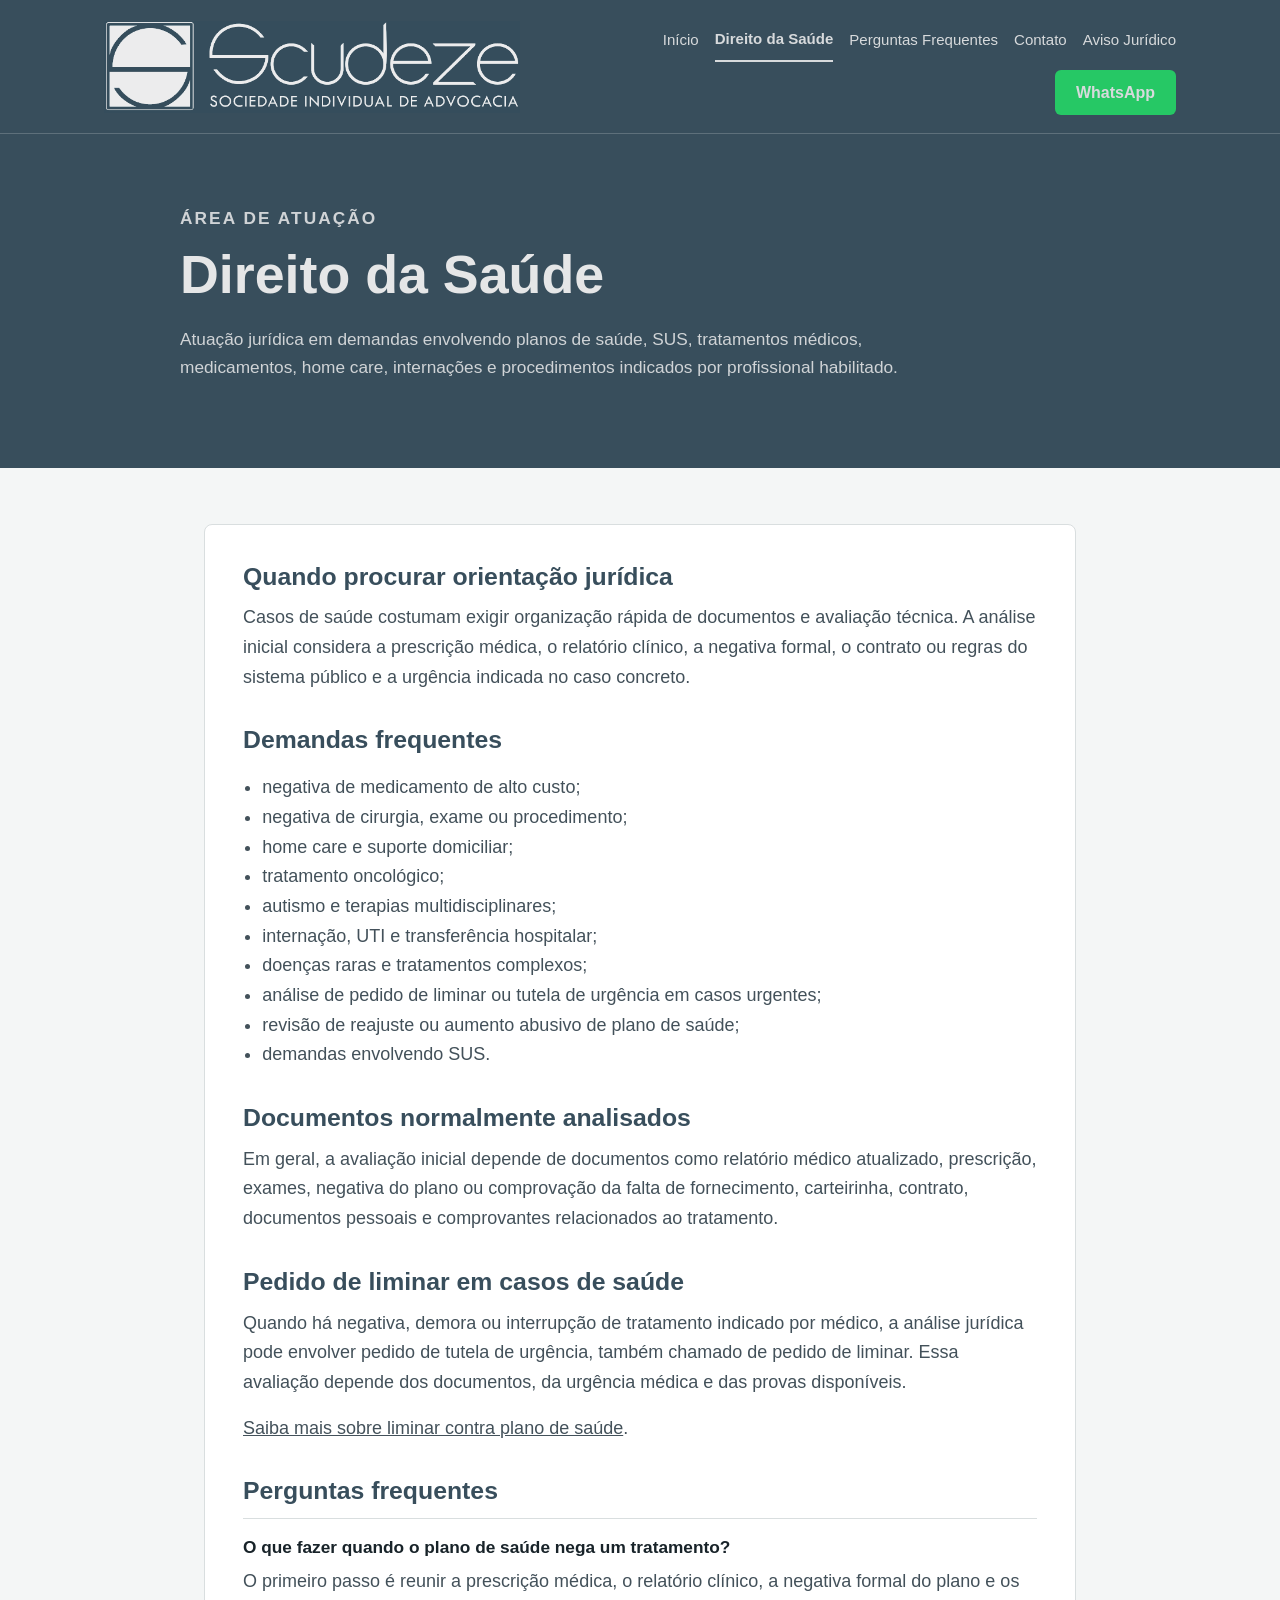
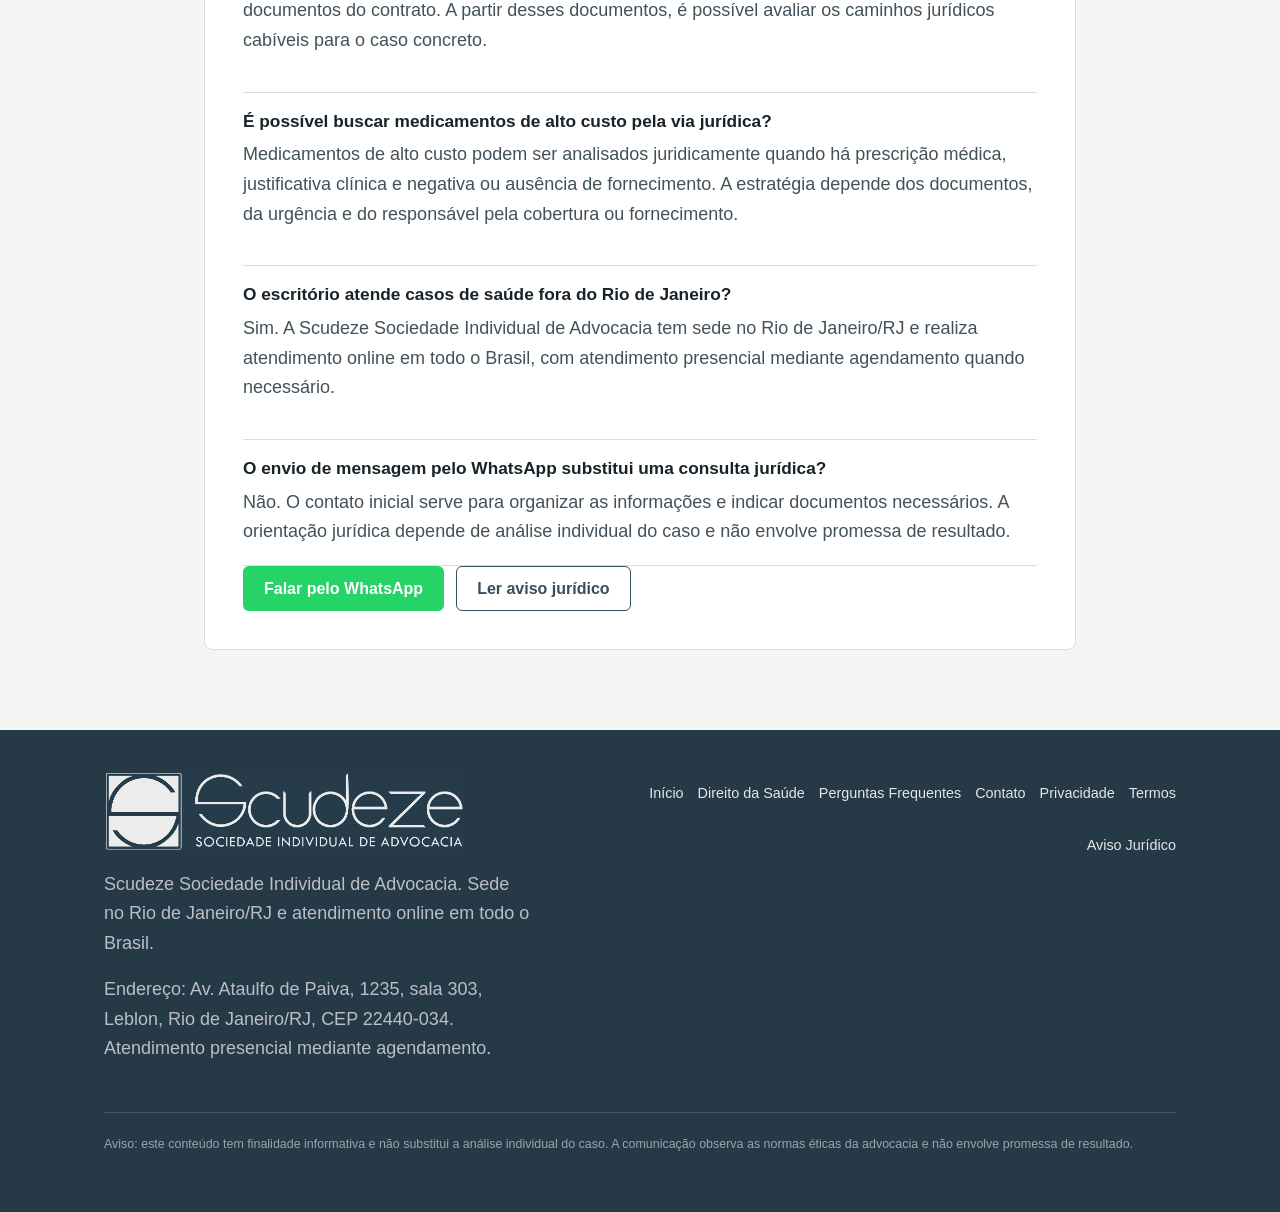
<file: direito-da-saude.html>
<!DOCTYPE html>
<html lang="pt-BR">
<head>
  <meta charset="UTF-8" />
  <meta name="viewport" content="width=device-width, initial-scale=1.0" />
  <meta name="robots" content="index, follow" />
  <title>Direito da Saúde | Scudeze Sociedade Individual de Advocacia</title>
  <meta name="description" content="Atuação jurídica em Direito da Saúde: negativas de plano, medicamentos de alto custo, home care, autismo, oncologia, SUS e tratamentos complexos. Atendimento online em todo o Brasil." />
  <link rel="canonical" href="https://scudezeadvogados.com.br/direito-da-saude.html" />
  <meta property="og:type" content="article" />
  <meta property="og:title" content="Direito da Saúde | Scudeze Sociedade Individual de Advocacia" />
  <meta property="og:description" content="Atuação jurídica em negativas de plano de saúde, medicamentos de alto custo, oncologia, autismo, home care e tratamentos complexos." />
  <meta property="og:url" content="https://scudezeadvogados.com.br/direito-da-saude.html" />
  <meta property="og:image" content="https://scudezeadvogados.com.br/assets/logo-scudeze-transparente.png" />
  <meta name="twitter:card" content="summary_large_image" />
  <script async src="https://www.googletagmanager.com/gtag/js?id=G-PPD73X99D3"></script>
  <script>
    window.dataLayer = window.dataLayer || [];
    function gtag(){dataLayer.push(arguments);}
    gtag("js", new Date());
    gtag("config", "G-PPD73X99D3");
  </script>
  <link rel="preload" href="assets/logo-scudeze-transparente.png" as="image" />
  <link rel="preload" href="assets/styles.css" as="style" />
  <link rel="stylesheet" href="assets/styles.css" />
  <script type="application/ld+json">
  {
    "@context": "https://schema.org",
    "@graph": [
      {
        "@type": "LegalService",
        "@id": "https://scudezeadvogados.com.br/#escritorio",
        "name": "Scudeze Sociedade Individual de Advocacia",
        "url": "https://scudezeadvogados.com.br/",
        "image": "https://scudezeadvogados.com.br/assets/logo-scudeze-transparente.png",
        "telephone": "+5521978479229",
        "email": "scudezeadvogados@gmail.com",
        "address": {
          "@type": "PostalAddress",
          "streetAddress": "Av. Ataulfo de Paiva, 1235, sala 303",
          "addressLocality": "Rio de Janeiro",
          "addressRegion": "RJ",
          "postalCode": "22440-034",
          "addressCountry": "BR"
        },
        "areaServed": {
          "@type": "Country",
          "name": "Brasil"
        },
        "knowsAbout": [
          "Direito da Saúde",
          "Planos de saúde",
          "Liminar contra plano de saúde",
          "Tutela de urgência",
          "Negativas de cobertura",
          "Medicamentos de alto custo",
          "Home care",
          "SUS"
        ],
        "serviceType": [
          "Direito da Saúde",
          "Negativas de plano de saúde",
          "Análise de pedido de tutela de urgência",
          "Medicamentos de alto custo",
          "Home care",
          "Demandas contra o SUS",
          "Revisão de reajuste de plano de saúde"
        ],
        "founder": {
          "@type": "Attorney",
          "name": "Marcus Vinitius Scudeze Junior",
          "identifier": "OAB/RJ nº 204.678"
        }
      },
      {
        "@type": "BreadcrumbList",
        "@id": "https://scudezeadvogados.com.br/direito-da-saude.html#breadcrumb",
        "itemListElement": [
          {
            "@type": "ListItem",
            "position": 1,
            "name": "Início",
            "item": "https://scudezeadvogados.com.br/"
          },
          {
            "@type": "ListItem",
            "position": 2,
            "name": "Direito da Saúde",
            "item": "https://scudezeadvogados.com.br/direito-da-saude.html"
          }
        ]
      },
      {
        "@type": "FAQPage",
        "@id": "https://scudezeadvogados.com.br/direito-da-saude.html#faq",
        "mainEntity": [
          {
            "@type": "Question",
            "name": "O que fazer quando o plano de saúde nega um tratamento?",
            "acceptedAnswer": {
              "@type": "Answer",
              "text": "O primeiro passo é reunir a prescrição médica, o relatório clínico, a negativa formal do plano e os documentos do contrato. A partir desses documentos, é possível avaliar os caminhos jurídicos cabíveis para o caso concreto."
            }
          },
          {
            "@type": "Question",
            "name": "É possível buscar medicamentos de alto custo pela via jurídica?",
            "acceptedAnswer": {
              "@type": "Answer",
              "text": "Medicamentos de alto custo podem ser analisados juridicamente quando há prescrição médica, justificativa clínica e negativa ou ausência de fornecimento. A estratégia depende dos documentos, da urgência e do responsável pela cobertura ou fornecimento."
            }
          },
          {
            "@type": "Question",
            "name": "O escritório atende casos de saúde fora do Rio de Janeiro?",
            "acceptedAnswer": {
              "@type": "Answer",
              "text": "Sim. A Scudeze Sociedade Individual de Advocacia tem sede no Rio de Janeiro/RJ e realiza atendimento online em todo o Brasil, com atendimento presencial mediante agendamento quando necessário."
            }
          },
          {
            "@type": "Question",
            "name": "O envio de mensagem pelo WhatsApp substitui uma consulta jurídica?",
            "acceptedAnswer": {
              "@type": "Answer",
              "text": "Não. O contato inicial serve para organizar as informações e indicar documentos necessários. A orientação jurídica depende de análise individual do caso e não envolve promessa de resultado."
            }
          }
        ]
      }
    ]
  }
  </script>
</head>
<body class="content-page">
  <header class="site-header" role="banner">
    <div class="header-inner">
      <a class="brand-link" href="index.html" aria-label="Página inicial — Scudeze Sociedade Individual de Advocacia">
        <img class="brand-logo" src="assets/logo-scudeze-transparente.png" alt="Scudeze Sociedade Individual de Advocacia" />
      </a>
      <nav class="site-nav" role="navigation" aria-label="Menu principal">
        <a href="index.html">Início</a>
        <a href="direito-da-saude.html" class="active" aria-current="page">Direito da Saúde</a>
        <a href="perguntas-frequentes.html">Perguntas Frequentes</a>
        <a href="contato.html">Contato</a>
        <a href="aviso-juridico.html">Aviso Jurídico</a>
        <a class="nav-cta" href="#" onclick="sendTopic(event, 'uma questão de Direito da Saúde')" aria-label="Falar pelo WhatsApp">WhatsApp</a>
      </nav>
    </div>
  </header>

  <main role="main">
    <section class="page-hero" aria-label="Direito da Saúde">
      <div class="page-hero-inner">
        <p class="eyebrow">Área de atuação</p>
        <h1>Direito da Saúde</h1>
        <p>Atuação jurídica em demandas envolvendo planos de saúde, SUS, tratamentos médicos, medicamentos, home care, internações e procedimentos indicados por profissional habilitado.</p>
      </div>
    </section>

    <div class="content-wrap">
      <article class="article-card">
        <h2>Quando procurar orientação jurídica</h2>
        <p>Casos de saúde costumam exigir organização rápida de documentos e avaliação técnica. A análise inicial considera a prescrição médica, o relatório clínico, a negativa formal, o contrato ou regras do sistema público e a urgência indicada no caso concreto.</p>

        <h2>Demandas frequentes</h2>
        <ul>
          <li>negativa de medicamento de alto custo;</li>
          <li>negativa de cirurgia, exame ou procedimento;</li>
          <li>home care e suporte domiciliar;</li>
          <li>tratamento oncológico;</li>
          <li>autismo e terapias multidisciplinares;</li>
          <li>internação, UTI e transferência hospitalar;</li>
          <li>doenças raras e tratamentos complexos;</li>
          <li>análise de pedido de liminar ou tutela de urgência em casos urgentes;</li>
          <li>revisão de reajuste ou aumento abusivo de plano de saúde;</li>
          <li>demandas envolvendo SUS.</li>
        </ul>

        <h2>Documentos normalmente analisados</h2>
        <p>Em geral, a avaliação inicial depende de documentos como relatório médico atualizado, prescrição, exames, negativa do plano ou comprovação da falta de fornecimento, carteirinha, contrato, documentos pessoais e comprovantes relacionados ao tratamento.</p>

        <h2>Pedido de liminar em casos de saúde</h2>
        <p>Quando há negativa, demora ou interrupção de tratamento indicado por médico, a análise jurídica pode envolver pedido de tutela de urgência, também chamado de pedido de liminar. Essa avaliação depende dos documentos, da urgência médica e das provas disponíveis.</p>
        <p><a href="liminar-plano-de-saude.html">Saiba mais sobre liminar contra plano de saúde</a>.</p>

        <h2>Perguntas frequentes</h2>
        <div class="faq-list">
          <article>
            <h3>O que fazer quando o plano de saúde nega um tratamento?</h3>
            <p>O primeiro passo é reunir a prescrição médica, o relatório clínico, a negativa formal do plano e os documentos do contrato. A partir desses documentos, é possível avaliar os caminhos jurídicos cabíveis para o caso concreto.</p>
          </article>
          <article>
            <h3>É possível buscar medicamentos de alto custo pela via jurídica?</h3>
            <p>Medicamentos de alto custo podem ser analisados juridicamente quando há prescrição médica, justificativa clínica e negativa ou ausência de fornecimento. A estratégia depende dos documentos, da urgência e do responsável pela cobertura ou fornecimento.</p>
          </article>
          <article>
            <h3>O escritório atende casos de saúde fora do Rio de Janeiro?</h3>
            <p>Sim. A Scudeze Sociedade Individual de Advocacia tem sede no Rio de Janeiro/RJ e realiza atendimento online em todo o Brasil, com atendimento presencial mediante agendamento quando necessário.</p>
          </article>
          <article>
            <h3>O envio de mensagem pelo WhatsApp substitui uma consulta jurídica?</h3>
            <p>Não. O contato inicial serve para organizar as informações e indicar documentos necessários. A orientação jurídica depende de análise individual do caso e não envolve promessa de resultado.</p>
          </article>
        </div>

        <div class="section-actions">
          <a class="button" href="#" onclick="sendTopic(event, 'negativa de cobertura em Direito da Saúde')" aria-label="Falar sobre Direito da Saúde pelo WhatsApp">Falar pelo WhatsApp</a>
          <a class="button-secondary" href="aviso-juridico.html">Ler aviso jurídico</a>
        </div>
      </article>
    </div>
  </main>

  <footer class="site-footer" role="contentinfo">
    <div class="footer-inner">
      <div>
        <img class="footer-logo" src="assets/logo-scudeze-transparente.png" alt="Scudeze Sociedade Individual de Advocacia" loading="lazy" />
        <p>Scudeze Sociedade Individual de Advocacia. Sede no Rio de Janeiro/RJ e atendimento online em todo o Brasil.</p>
        <p>Endereço: Av. Ataulfo de Paiva, 1235, sala 303, Leblon, Rio de Janeiro/RJ, CEP 22440-034. Atendimento presencial mediante agendamento.</p>
      </div>
      <nav class="footer-links" aria-label="Links do rodapé">
        <a href="index.html">Início</a>
        <a href="direito-da-saude.html">Direito da Saúde</a>
        <a href="perguntas-frequentes.html">Perguntas Frequentes</a>
        <a href="contato.html">Contato</a>
        <a href="politica-de-privacidade.html">Privacidade</a>
        <a href="termos-de-uso.html">Termos</a>
        <a href="aviso-juridico.html">Aviso Jurídico</a>
      </nav>
      <p class="legal-note">Aviso: este conteúdo tem finalidade informativa e não substitui a análise individual do caso. A comunicação observa as normas éticas da advocacia e não envolve promessa de resultado.</p>
    </div>
  </footer>
  <script src="assets/site.js" defer></script>
</body>
</html>
</file>
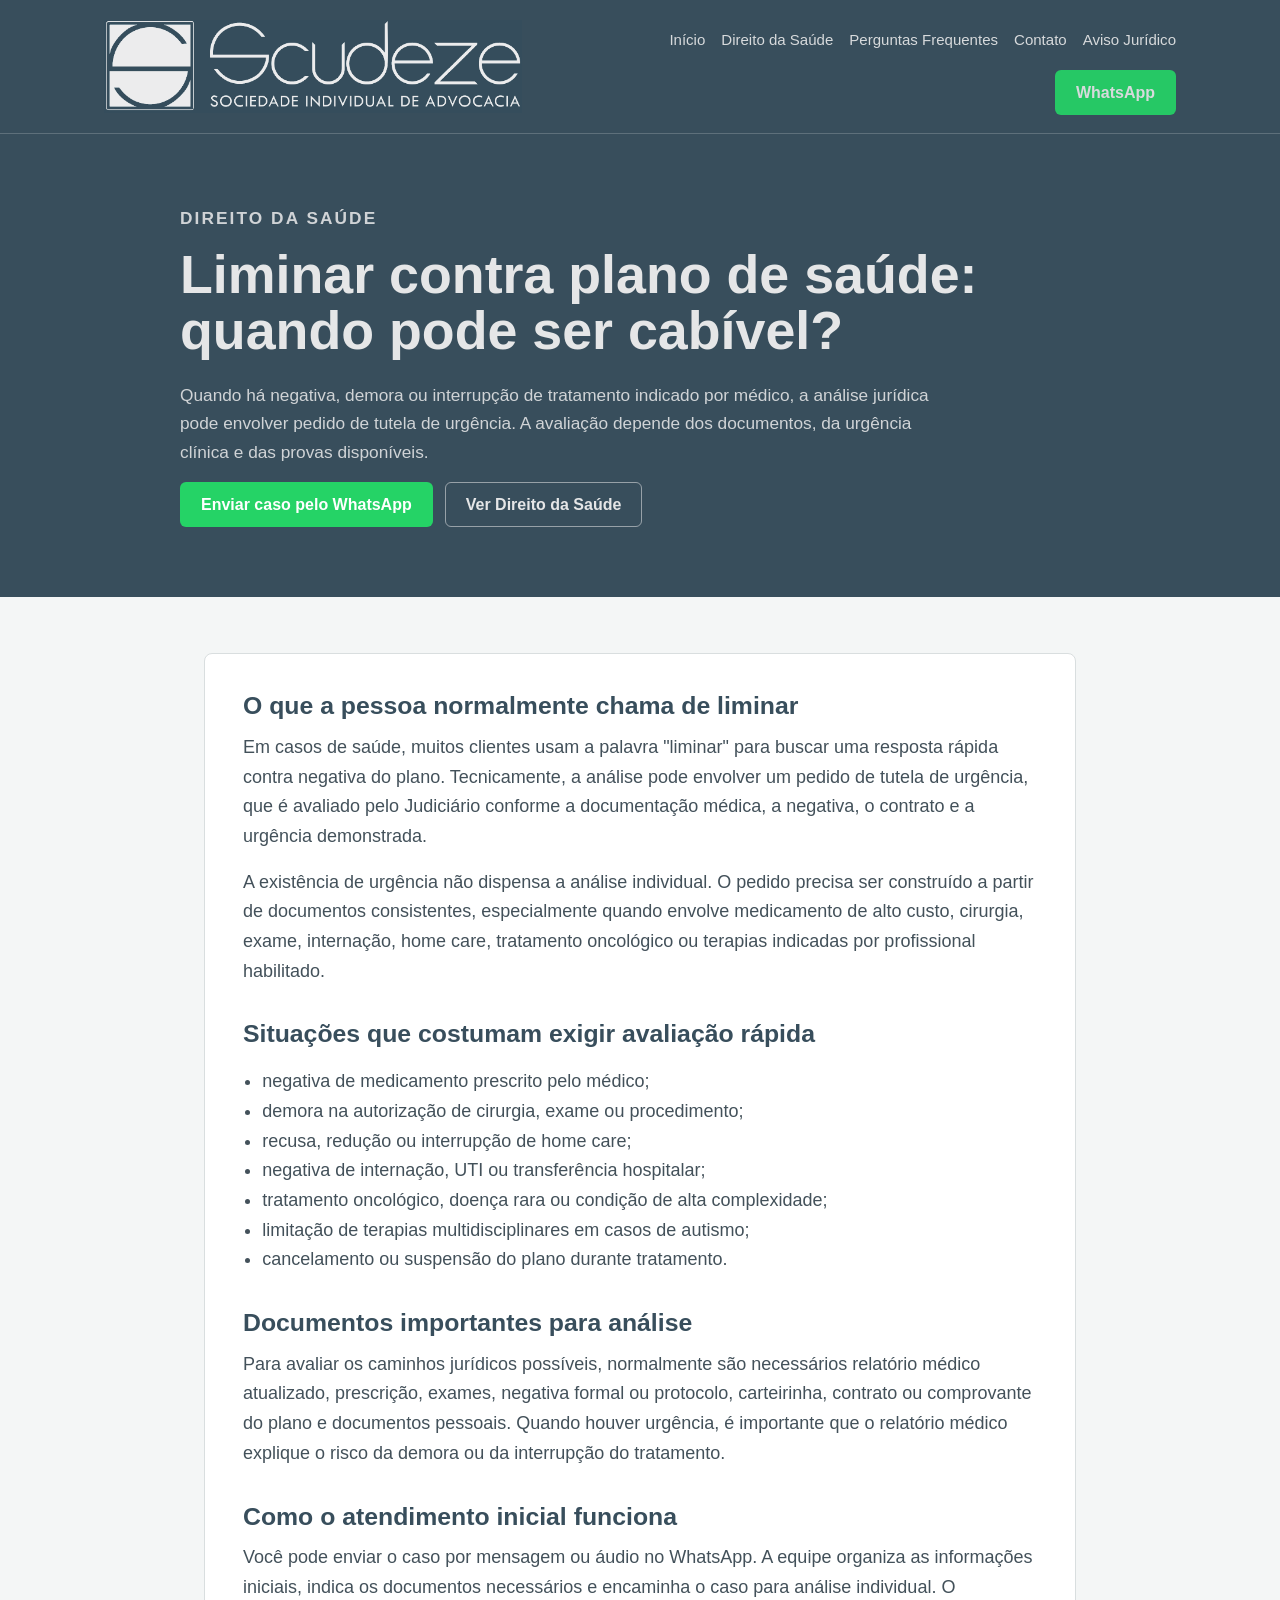
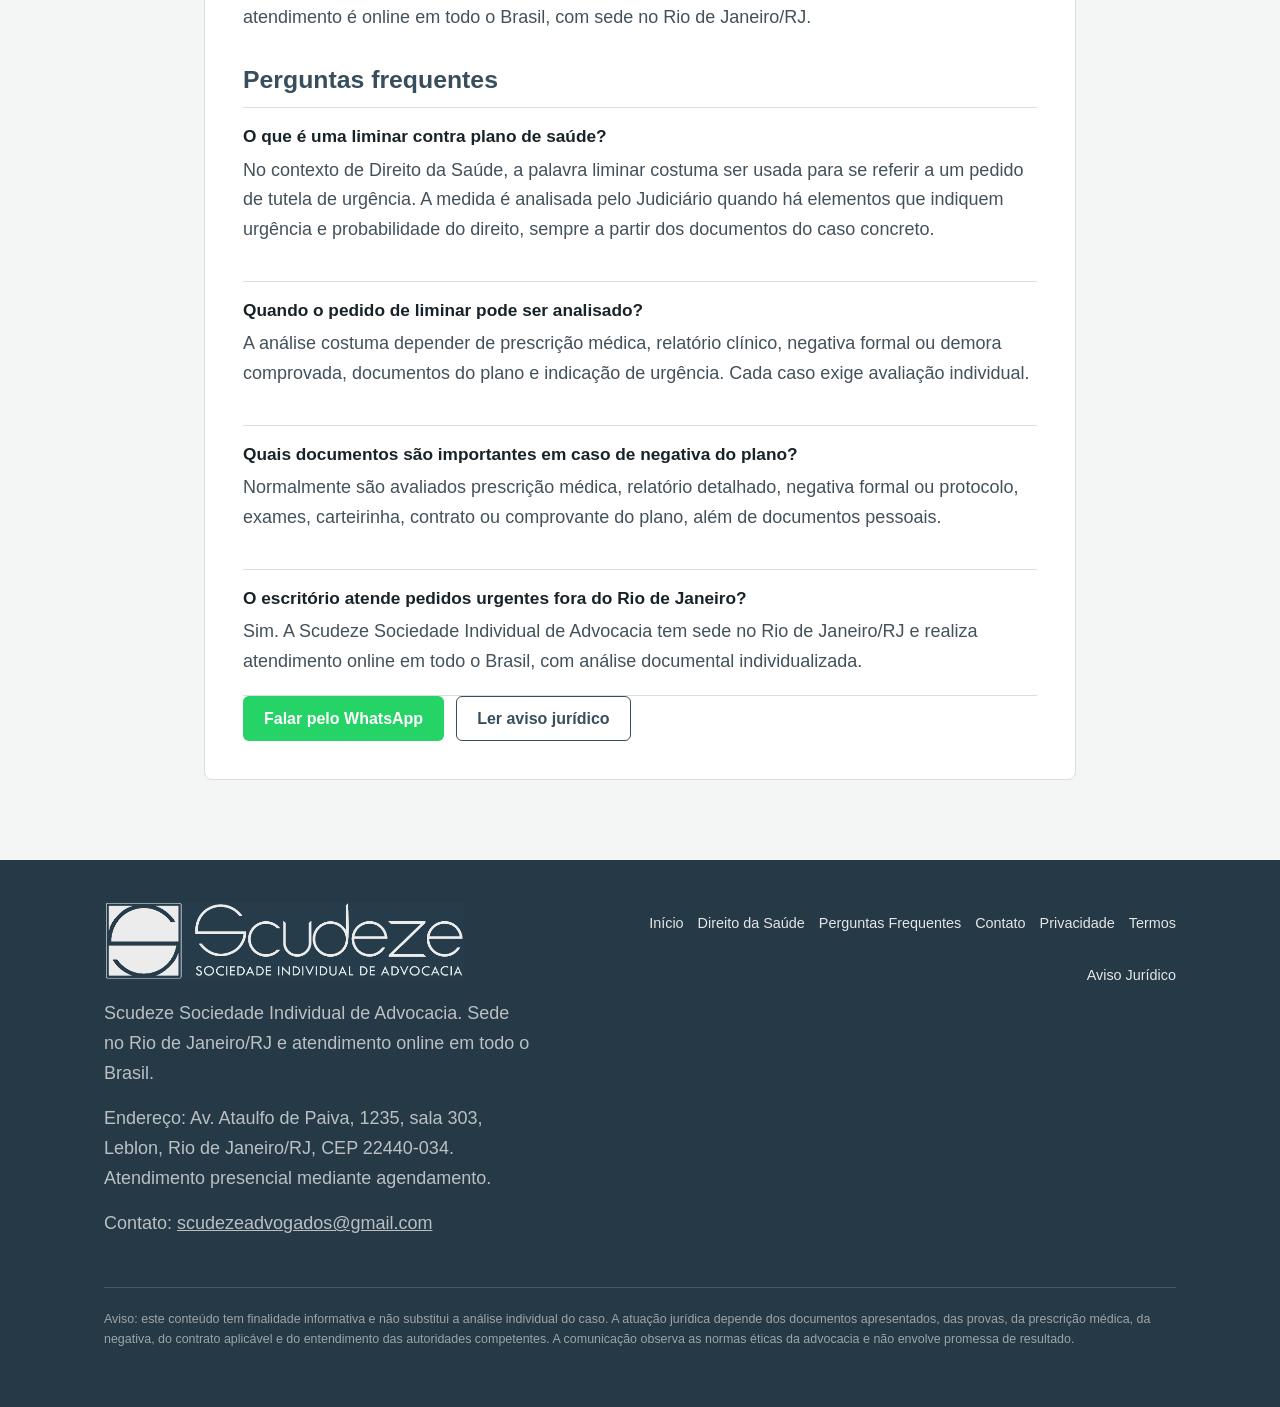
<file: liminar-plano-de-saude.html>
<!DOCTYPE html>
<html lang="pt-BR">
<head>
  <meta charset="UTF-8" />
  <meta name="viewport" content="width=device-width, initial-scale=1.0" />
  <meta name="robots" content="index, follow" />
  <title>Liminar contra plano de saúde | Scudeze Sociedade Individual de Advocacia</title>
  <meta name="description" content="Entenda quando um pedido de liminar contra plano de saúde pode ser analisado em casos de negativa de tratamento, medicamento, cirurgia, exame, home care ou internação." />
  <link rel="canonical" href="https://scudezeadvogados.com.br/liminar-plano-de-saude.html" />
  <meta property="og:type" content="article" />
  <meta property="og:title" content="Liminar contra plano de saúde | Scudeze Sociedade Individual de Advocacia" />
  <meta property="og:description" content="Informações sobre pedido de liminar e tutela de urgência em casos de negativa de plano de saúde." />
  <meta property="og:url" content="https://scudezeadvogados.com.br/liminar-plano-de-saude.html" />
  <meta property="og:image" content="https://scudezeadvogados.com.br/assets/logo-scudeze-transparente.png" />
  <meta name="twitter:card" content="summary_large_image" />
  <script async src="https://www.googletagmanager.com/gtag/js?id=G-PPD73X99D3"></script>
  <script>
    window.dataLayer = window.dataLayer || [];
    function gtag(){dataLayer.push(arguments);}
    gtag("js", new Date());
    gtag("config", "G-PPD73X99D3");
  </script>
  <link rel="preload" href="assets/logo-scudeze-transparente.png" as="image" />
  <link rel="preload" href="assets/styles.css" as="style" />
  <link rel="stylesheet" href="assets/styles.css" />
  <script type="application/ld+json">
  {
    "@context": "https://schema.org",
    "@graph": [
      {
        "@type": "LegalService",
        "@id": "https://scudezeadvogados.com.br/#escritorio",
        "name": "Scudeze Sociedade Individual de Advocacia",
        "url": "https://scudezeadvogados.com.br/",
        "image": "https://scudezeadvogados.com.br/assets/logo-scudeze-transparente.png",
        "telephone": "+5521978479229",
        "email": "scudezeadvogados@gmail.com",
        "address": {
          "@type": "PostalAddress",
          "streetAddress": "Av. Ataulfo de Paiva, 1235, sala 303",
          "addressLocality": "Rio de Janeiro",
          "addressRegion": "RJ",
          "postalCode": "22440-034",
          "addressCountry": "BR"
        },
        "areaServed": {
          "@type": "Country",
          "name": "Brasil"
        },
        "knowsAbout": [
          "Direito da Saúde",
          "Liminar contra plano de saúde",
          "Tutela de urgência",
          "Negativa de plano de saúde",
          "Medicamentos de alto custo",
          "Home care"
        ],
        "serviceType": [
          "Direito da Saúde",
          "Análise de negativa de plano de saúde",
          "Análise de pedido de tutela de urgência",
          "Medicamentos de alto custo",
          "Home care",
          "Cirurgias, exames e internações"
        ],
        "founder": {
          "@type": "Attorney",
          "name": "Marcus Vinitius Scudeze Junior",
          "identifier": "OAB/RJ nº 204.678"
        }
      },
      {
        "@type": "BreadcrumbList",
        "@id": "https://scudezeadvogados.com.br/liminar-plano-de-saude.html#breadcrumb",
        "itemListElement": [
          {
            "@type": "ListItem",
            "position": 1,
            "name": "Início",
            "item": "https://scudezeadvogados.com.br/"
          },
          {
            "@type": "ListItem",
            "position": 2,
            "name": "Direito da Saúde",
            "item": "https://scudezeadvogados.com.br/direito-da-saude.html"
          },
          {
            "@type": "ListItem",
            "position": 3,
            "name": "Liminar contra plano de saúde",
            "item": "https://scudezeadvogados.com.br/liminar-plano-de-saude.html"
          }
        ]
      },
      {
        "@type": "FAQPage",
        "@id": "https://scudezeadvogados.com.br/liminar-plano-de-saude.html#faq",
        "mainEntity": [
          {
            "@type": "Question",
            "name": "O que é uma liminar contra plano de saúde?",
            "acceptedAnswer": {
              "@type": "Answer",
              "text": "No contexto de Direito da Saúde, a palavra liminar costuma ser usada para se referir a um pedido de tutela de urgência. A medida é analisada pelo Judiciário quando há elementos que indiquem urgência e probabilidade do direito, sempre a partir dos documentos do caso concreto."
            }
          },
          {
            "@type": "Question",
            "name": "Quando o pedido de liminar pode ser analisado?",
            "acceptedAnswer": {
              "@type": "Answer",
              "text": "A análise costuma depender de prescrição médica, relatório clínico, negativa formal ou demora comprovada, documentos do plano e indicação de urgência. Cada caso exige avaliação individual."
            }
          },
          {
            "@type": "Question",
            "name": "Quais documentos são importantes em caso de negativa do plano?",
            "acceptedAnswer": {
              "@type": "Answer",
              "text": "Normalmente são avaliados prescrição médica, relatório detalhado, negativa formal ou protocolo, exames, carteirinha, contrato ou comprovante do plano, além de documentos pessoais."
            }
          },
          {
            "@type": "Question",
            "name": "O escritório atende pedidos urgentes fora do Rio de Janeiro?",
            "acceptedAnswer": {
              "@type": "Answer",
              "text": "Sim. A Scudeze Sociedade Individual de Advocacia tem sede no Rio de Janeiro/RJ e realiza atendimento online em todo o Brasil, com análise documental individualizada."
            }
          }
        ]
      }
    ]
  }
  </script>
</head>
<body class="content-page">
  <header class="site-header" role="banner">
    <div class="header-inner">
      <a class="brand-link" href="index.html" aria-label="Página inicial — Scudeze Sociedade Individual de Advocacia">
        <img class="brand-logo" src="assets/logo-scudeze-transparente.png" alt="Scudeze Sociedade Individual de Advocacia" />
      </a>
      <nav class="site-nav" role="navigation" aria-label="Menu principal">
        <a href="index.html">Início</a>
        <a href="direito-da-saude.html">Direito da Saúde</a>
        <a href="perguntas-frequentes.html">Perguntas Frequentes</a>
        <a href="contato.html">Contato</a>
        <a href="aviso-juridico.html">Aviso Jurídico</a>
        <a class="nav-cta" href="#" onclick="sendTopic(event, 'um caso urgente de Direito da Saúde')" aria-label="Falar pelo WhatsApp">WhatsApp</a>
      </nav>
    </div>
  </header>

  <main role="main">
    <section class="page-hero" aria-label="Liminar contra plano de saúde">
      <div class="page-hero-inner">
        <p class="eyebrow">Direito da Saúde</p>
        <h1>Liminar contra plano de saúde: quando pode ser cabível?</h1>
        <p>Quando há negativa, demora ou interrupção de tratamento indicado por médico, a análise jurídica pode envolver pedido de tutela de urgência. A avaliação depende dos documentos, da urgência clínica e das provas disponíveis.</p>
        <div class="section-actions">
          <a class="button" href="#" onclick="sendTopic(event, 'um caso de negativa de plano de saúde com possível urgência')" aria-label="Enviar caso pelo WhatsApp">Enviar caso pelo WhatsApp</a>
          <a class="button-light" href="direito-da-saude.html">Ver Direito da Saúde</a>
        </div>
      </div>
    </section>

    <div class="content-wrap">
      <article class="article-card">
        <h2>O que a pessoa normalmente chama de liminar</h2>
        <p>Em casos de saúde, muitos clientes usam a palavra "liminar" para buscar uma resposta rápida contra negativa do plano. Tecnicamente, a análise pode envolver um pedido de tutela de urgência, que é avaliado pelo Judiciário conforme a documentação médica, a negativa, o contrato e a urgência demonstrada.</p>
        <p>A existência de urgência não dispensa a análise individual. O pedido precisa ser construído a partir de documentos consistentes, especialmente quando envolve medicamento de alto custo, cirurgia, exame, internação, home care, tratamento oncológico ou terapias indicadas por profissional habilitado.</p>

        <h2>Situações que costumam exigir avaliação rápida</h2>
        <ul>
          <li>negativa de medicamento prescrito pelo médico;</li>
          <li>demora na autorização de cirurgia, exame ou procedimento;</li>
          <li>recusa, redução ou interrupção de home care;</li>
          <li>negativa de internação, UTI ou transferência hospitalar;</li>
          <li>tratamento oncológico, doença rara ou condição de alta complexidade;</li>
          <li>limitação de terapias multidisciplinares em casos de autismo;</li>
          <li>cancelamento ou suspensão do plano durante tratamento.</li>
        </ul>

        <h2>Documentos importantes para análise</h2>
        <p>Para avaliar os caminhos jurídicos possíveis, normalmente são necessários relatório médico atualizado, prescrição, exames, negativa formal ou protocolo, carteirinha, contrato ou comprovante do plano e documentos pessoais. Quando houver urgência, é importante que o relatório médico explique o risco da demora ou da interrupção do tratamento.</p>

        <h2>Como o atendimento inicial funciona</h2>
        <p>Você pode enviar o caso por mensagem ou áudio no WhatsApp. A equipe organiza as informações iniciais, indica os documentos necessários e encaminha o caso para análise individual. O atendimento é online em todo o Brasil, com sede no Rio de Janeiro/RJ.</p>

        <h2>Perguntas frequentes</h2>
        <div class="faq-list">
          <article>
            <h3>O que é uma liminar contra plano de saúde?</h3>
            <p>No contexto de Direito da Saúde, a palavra liminar costuma ser usada para se referir a um pedido de tutela de urgência. A medida é analisada pelo Judiciário quando há elementos que indiquem urgência e probabilidade do direito, sempre a partir dos documentos do caso concreto.</p>
          </article>
          <article>
            <h3>Quando o pedido de liminar pode ser analisado?</h3>
            <p>A análise costuma depender de prescrição médica, relatório clínico, negativa formal ou demora comprovada, documentos do plano e indicação de urgência. Cada caso exige avaliação individual.</p>
          </article>
          <article>
            <h3>Quais documentos são importantes em caso de negativa do plano?</h3>
            <p>Normalmente são avaliados prescrição médica, relatório detalhado, negativa formal ou protocolo, exames, carteirinha, contrato ou comprovante do plano, além de documentos pessoais.</p>
          </article>
          <article>
            <h3>O escritório atende pedidos urgentes fora do Rio de Janeiro?</h3>
            <p>Sim. A Scudeze Sociedade Individual de Advocacia tem sede no Rio de Janeiro/RJ e realiza atendimento online em todo o Brasil, com análise documental individualizada.</p>
          </article>
        </div>

        <div class="section-actions">
          <a class="button" href="#" onclick="sendTopic(event, 'uma negativa de plano de saúde e possível pedido de liminar')" aria-label="Falar pelo WhatsApp sobre liminar contra plano de saúde">Falar pelo WhatsApp</a>
          <a class="button-secondary" href="aviso-juridico.html">Ler aviso jurídico</a>
        </div>
      </article>
    </div>
  </main>

  <footer class="site-footer" role="contentinfo">
    <div class="footer-inner">
      <div>
        <img class="footer-logo" src="assets/logo-scudeze-transparente.png" alt="Scudeze Sociedade Individual de Advocacia" loading="lazy" />
        <p>Scudeze Sociedade Individual de Advocacia. Sede no Rio de Janeiro/RJ e atendimento online em todo o Brasil.</p>
        <p>Endereço: Av. Ataulfo de Paiva, 1235, sala 303, Leblon, Rio de Janeiro/RJ, CEP 22440-034. Atendimento presencial mediante agendamento.</p>
        <p>Contato: <a href="mailto:scudezeadvogados@gmail.com">scudezeadvogados@gmail.com</a></p>
      </div>
      <nav class="footer-links" aria-label="Links do rodapé">
        <a href="index.html">Início</a>
        <a href="direito-da-saude.html">Direito da Saúde</a>
        <a href="perguntas-frequentes.html">Perguntas Frequentes</a>
        <a href="contato.html">Contato</a>
        <a href="politica-de-privacidade.html">Privacidade</a>
        <a href="termos-de-uso.html">Termos</a>
        <a href="aviso-juridico.html">Aviso Jurídico</a>
      </nav>
      <p class="legal-note">
        Aviso: este conteúdo tem finalidade informativa e não substitui a análise individual do caso. A atuação jurídica depende dos documentos apresentados, das provas, da prescrição médica, da negativa, do contrato aplicável e do entendimento das autoridades competentes. A comunicação observa as normas éticas da advocacia e não envolve promessa de resultado.
      </p>
    </div>
  </footer>
  <script src="assets/site.js" defer></script>
</body>
</html>
</file>
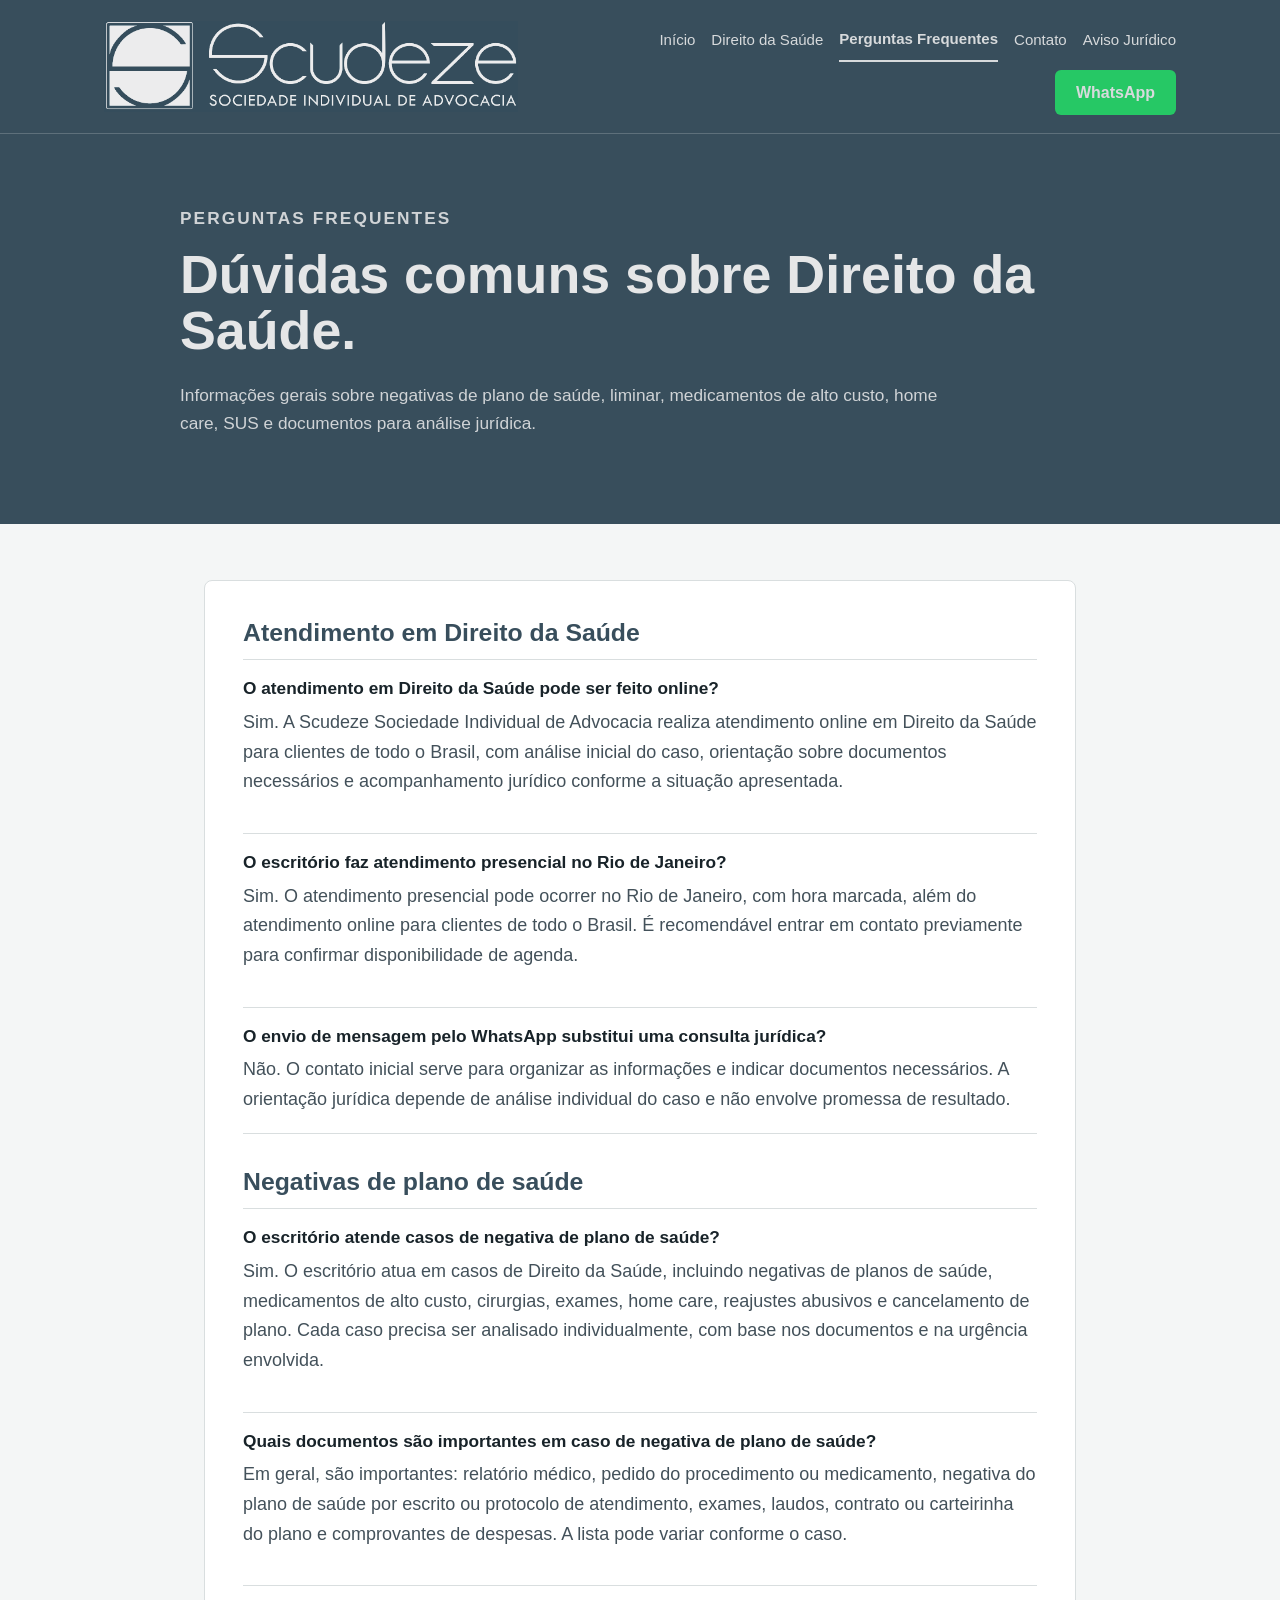
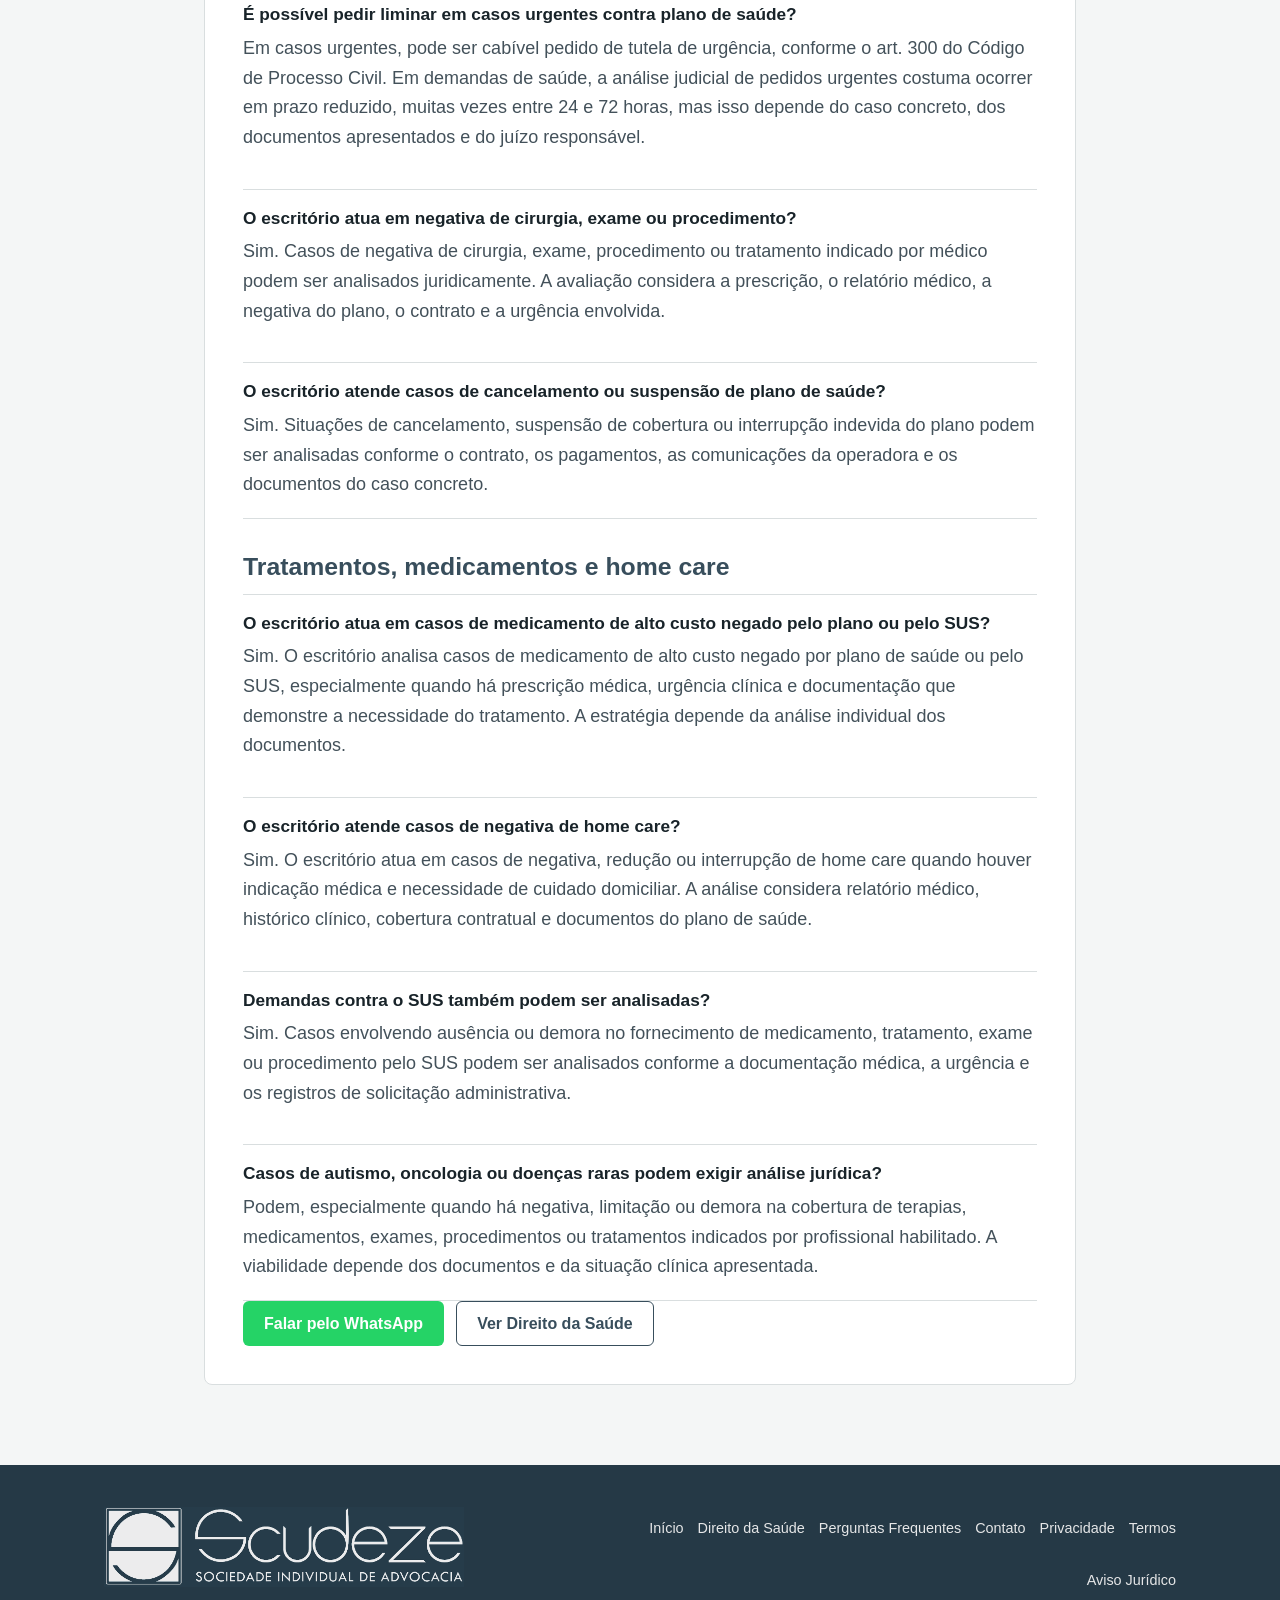
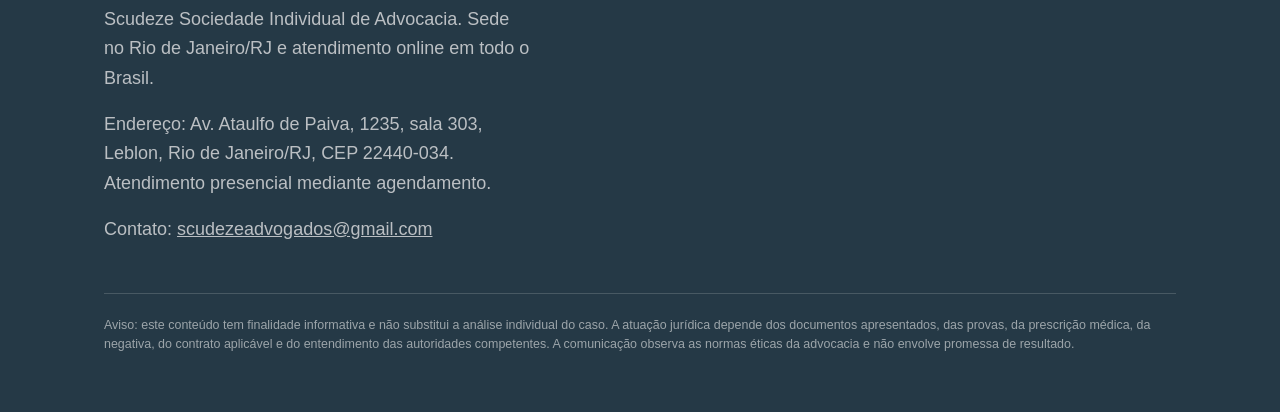
<file: perguntas-frequentes.html>
<!DOCTYPE html>
<html lang="pt-BR">
<head>
  <meta charset="UTF-8" />
  <meta name="viewport" content="width=device-width, initial-scale=1.0" />
  <meta name="robots" content="index, follow" />
  <title>Perguntas Frequentes sobre Direito da Saúde | Scudeze Sociedade Individual de Advocacia</title>
  <meta name="description" content="Perguntas frequentes sobre negativas de plano de saúde, liminar, medicamentos de alto custo, home care, SUS, documentos e atendimento online em Direito da Saúde." />
  <link rel="canonical" href="https://scudezeadvogados.com.br/perguntas-frequentes.html" />
  <meta property="og:type" content="article" />
  <meta property="og:title" content="Perguntas Frequentes sobre Direito da Saúde | Scudeze Sociedade Individual de Advocacia" />
  <meta property="og:description" content="Dúvidas comuns sobre negativas de plano de saúde, liminar, medicamentos, home care, SUS e documentos para análise jurídica." />
  <meta property="og:url" content="https://scudezeadvogados.com.br/perguntas-frequentes.html" />
  <meta property="og:image" content="https://scudezeadvogados.com.br/assets/logo-scudeze-transparente.png" />
  <meta name="twitter:card" content="summary_large_image" />
  <script async src="https://www.googletagmanager.com/gtag/js?id=G-PPD73X99D3"></script>
  <script>
    window.dataLayer = window.dataLayer || [];
    function gtag(){dataLayer.push(arguments);}
    gtag("js", new Date());
    gtag("config", "G-PPD73X99D3");
  </script>
  <link rel="preload" href="assets/logo-scudeze-transparente.png" as="image" />
  <link rel="preload" href="assets/styles.css" as="style" />
  <link rel="stylesheet" href="assets/styles.css" />
  <script type="application/ld+json">
  {
    "@context": "https://schema.org",
    "@graph": [
      {
        "@type": "LegalService",
        "@id": "https://scudezeadvogados.com.br/#escritorio",
        "name": "Scudeze Sociedade Individual de Advocacia",
        "url": "https://scudezeadvogados.com.br/",
        "image": "https://scudezeadvogados.com.br/assets/logo-scudeze-transparente.png",
        "telephone": "+5521978479229",
        "email": "scudezeadvogados@gmail.com",
        "address": {
          "@type": "PostalAddress",
          "streetAddress": "Av. Ataulfo de Paiva, 1235, sala 303",
          "addressLocality": "Rio de Janeiro",
          "addressRegion": "RJ",
          "postalCode": "22440-034",
          "addressCountry": "BR"
        },
        "areaServed": {
          "@type": "Country",
          "name": "Brasil"
        },
        "knowsAbout": [
          "Direito da Saúde",
          "Planos de saúde",
          "Negativa de plano de saúde",
          "Liminar contra plano de saúde",
          "Tutela de urgência",
          "Medicamentos de alto custo",
          "Home care",
          "SUS"
        ],
        "serviceType": [
          "Direito da Saúde",
          "Negativas de plano de saúde",
          "Análise de pedido de tutela de urgência",
          "Medicamentos de alto custo",
          "Home care",
          "Demandas contra o SUS"
        ],
        "founder": {
          "@type": "Attorney",
          "name": "Marcus Vinitius Scudeze Junior",
          "identifier": "OAB/RJ nº 204.678"
        }
      },
      {
        "@type": "BreadcrumbList",
        "@id": "https://scudezeadvogados.com.br/perguntas-frequentes.html#breadcrumb",
        "itemListElement": [
          {
            "@type": "ListItem",
            "position": 1,
            "name": "Início",
            "item": "https://scudezeadvogados.com.br/"
          },
          {
            "@type": "ListItem",
            "position": 2,
            "name": "Perguntas Frequentes",
            "item": "https://scudezeadvogados.com.br/perguntas-frequentes.html"
          }
        ]
      },
      {
        "@type": "FAQPage",
        "@id": "https://scudezeadvogados.com.br/perguntas-frequentes.html#faq",
        "mainEntity": [
          {
            "@type": "Question",
            "name": "O escritório atende casos de negativa de plano de saúde?",
            "acceptedAnswer": {
              "@type": "Answer",
              "text": "Sim. O escritório atua em casos de Direito da Saúde, incluindo negativas de planos de saúde, medicamentos de alto custo, cirurgias, exames, home care, reajustes abusivos e cancelamento de plano. Cada caso precisa ser analisado individualmente, com base nos documentos e na urgência envolvida."
            }
          },
          {
            "@type": "Question",
            "name": "É possível pedir liminar em casos urgentes contra plano de saúde?",
            "acceptedAnswer": {
              "@type": "Answer",
              "text": "Em casos urgentes, pode ser cabível pedido de tutela de urgência, conforme o art. 300 do Código de Processo Civil. Em demandas de saúde, a análise judicial de pedidos urgentes costuma ocorrer em prazo reduzido, muitas vezes entre 24 e 72 horas, mas isso depende do caso concreto, dos documentos apresentados e do juízo responsável."
            }
          },
          {
            "@type": "Question",
            "name": "Quais documentos são importantes em caso de negativa de plano de saúde?",
            "acceptedAnswer": {
              "@type": "Answer",
              "text": "Em geral, são importantes: relatório médico, pedido do procedimento ou medicamento, negativa do plano de saúde por escrito ou protocolo de atendimento, exames, laudos, contrato ou carteirinha do plano e comprovantes de despesas. A lista pode variar conforme o caso."
            }
          },
          {
            "@type": "Question",
            "name": "O escritório atua em casos de medicamento de alto custo negado pelo plano ou pelo SUS?",
            "acceptedAnswer": {
              "@type": "Answer",
              "text": "Sim. O escritório analisa casos de medicamento de alto custo negado por plano de saúde ou pelo SUS, especialmente quando há prescrição médica, urgência clínica e documentação que demonstre a necessidade do tratamento. A estratégia depende da análise individual dos documentos."
            }
          },
          {
            "@type": "Question",
            "name": "O escritório atende casos de negativa de home care?",
            "acceptedAnswer": {
              "@type": "Answer",
              "text": "Sim. O escritório atua em casos de negativa, redução ou interrupção de home care quando houver indicação médica e necessidade de cuidado domiciliar. A análise considera relatório médico, histórico clínico, cobertura contratual e documentos do plano de saúde."
            }
          },
          {
            "@type": "Question",
            "name": "O atendimento em Direito da Saúde pode ser feito online?",
            "acceptedAnswer": {
              "@type": "Answer",
              "text": "Sim. A Scudeze Sociedade Individual de Advocacia realiza atendimento online em Direito da Saúde para clientes de todo o Brasil, com análise inicial do caso, orientação sobre documentos necessários e acompanhamento jurídico conforme a situação apresentada."
            }
          }
        ]
      }
    ]
  }
  </script>
</head>
<body class="content-page">
  <header class="site-header" role="banner">
    <div class="header-inner">
      <a class="brand-link" href="index.html" aria-label="Página inicial — Scudeze Sociedade Individual de Advocacia">
        <img class="brand-logo" src="assets/logo-scudeze-transparente.png" alt="Scudeze Sociedade Individual de Advocacia" />
      </a>
      <nav class="site-nav" role="navigation" aria-label="Menu principal">
        <a href="index.html">Início</a>
        <a href="direito-da-saude.html">Direito da Saúde</a>
        <a href="perguntas-frequentes.html" class="active" aria-current="page">Perguntas Frequentes</a>
        <a href="contato.html">Contato</a>
        <a href="aviso-juridico.html">Aviso Jurídico</a>
        <a class="nav-cta" href="#" onclick="sendTopic(event, 'uma dúvida sobre Direito da Saúde')" aria-label="Falar pelo WhatsApp">WhatsApp</a>
      </nav>
    </div>
  </header>

  <main role="main">
    <section class="page-hero" aria-label="Perguntas frequentes sobre Direito da Saúde">
      <div class="page-hero-inner">
        <p class="eyebrow">Perguntas frequentes</p>
        <h1>Dúvidas comuns sobre Direito da Saúde.</h1>
        <p>Informações gerais sobre negativas de plano de saúde, liminar, medicamentos de alto custo, home care, SUS e documentos para análise jurídica.</p>
      </div>
    </section>

    <div class="content-wrap">
      <article class="article-card">
        <h2>Atendimento em Direito da Saúde</h2>
        <div class="faq-list">
          <article>
            <h3>O atendimento em Direito da Saúde pode ser feito online?</h3>
            <p>Sim. A Scudeze Sociedade Individual de Advocacia realiza atendimento online em Direito da Saúde para clientes de todo o Brasil, com análise inicial do caso, orientação sobre documentos necessários e acompanhamento jurídico conforme a situação apresentada.</p>
          </article>
          <article>
            <h3>O escritório faz atendimento presencial no Rio de Janeiro?</h3>
            <p>Sim. O atendimento presencial pode ocorrer no Rio de Janeiro, com hora marcada, além do atendimento online para clientes de todo o Brasil. É recomendável entrar em contato previamente para confirmar disponibilidade de agenda.</p>
          </article>
          <article>
            <h3>O envio de mensagem pelo WhatsApp substitui uma consulta jurídica?</h3>
            <p>Não. O contato inicial serve para organizar as informações e indicar documentos necessários. A orientação jurídica depende de análise individual do caso e não envolve promessa de resultado.</p>
          </article>
        </div>

        <h2>Negativas de plano de saúde</h2>
        <div class="faq-list">
          <article>
            <h3>O escritório atende casos de negativa de plano de saúde?</h3>
            <p>Sim. O escritório atua em casos de Direito da Saúde, incluindo negativas de planos de saúde, medicamentos de alto custo, cirurgias, exames, home care, reajustes abusivos e cancelamento de plano. Cada caso precisa ser analisado individualmente, com base nos documentos e na urgência envolvida.</p>
          </article>
          <article>
            <h3>Quais documentos são importantes em caso de negativa de plano de saúde?</h3>
            <p>Em geral, são importantes: relatório médico, pedido do procedimento ou medicamento, negativa do plano de saúde por escrito ou protocolo de atendimento, exames, laudos, contrato ou carteirinha do plano e comprovantes de despesas. A lista pode variar conforme o caso.</p>
          </article>
          <article>
            <h3>É possível pedir liminar em casos urgentes contra plano de saúde?</h3>
            <p>Em casos urgentes, pode ser cabível pedido de tutela de urgência, conforme o art. 300 do Código de Processo Civil. Em demandas de saúde, a análise judicial de pedidos urgentes costuma ocorrer em prazo reduzido, muitas vezes entre 24 e 72 horas, mas isso depende do caso concreto, dos documentos apresentados e do juízo responsável.</p>
          </article>
          <article>
            <h3>O escritório atua em negativa de cirurgia, exame ou procedimento?</h3>
            <p>Sim. Casos de negativa de cirurgia, exame, procedimento ou tratamento indicado por médico podem ser analisados juridicamente. A avaliação considera a prescrição, o relatório médico, a negativa do plano, o contrato e a urgência envolvida.</p>
          </article>
          <article>
            <h3>O escritório atende casos de cancelamento ou suspensão de plano de saúde?</h3>
            <p>Sim. Situações de cancelamento, suspensão de cobertura ou interrupção indevida do plano podem ser analisadas conforme o contrato, os pagamentos, as comunicações da operadora e os documentos do caso concreto.</p>
          </article>
        </div>

        <h2>Tratamentos, medicamentos e home care</h2>
        <div class="faq-list">
          <article>
            <h3>O escritório atua em casos de medicamento de alto custo negado pelo plano ou pelo SUS?</h3>
            <p>Sim. O escritório analisa casos de medicamento de alto custo negado por plano de saúde ou pelo SUS, especialmente quando há prescrição médica, urgência clínica e documentação que demonstre a necessidade do tratamento. A estratégia depende da análise individual dos documentos.</p>
          </article>
          <article>
            <h3>O escritório atende casos de negativa de home care?</h3>
            <p>Sim. O escritório atua em casos de negativa, redução ou interrupção de home care quando houver indicação médica e necessidade de cuidado domiciliar. A análise considera relatório médico, histórico clínico, cobertura contratual e documentos do plano de saúde.</p>
          </article>
          <article>
            <h3>Demandas contra o SUS também podem ser analisadas?</h3>
            <p>Sim. Casos envolvendo ausência ou demora no fornecimento de medicamento, tratamento, exame ou procedimento pelo SUS podem ser analisados conforme a documentação médica, a urgência e os registros de solicitação administrativa.</p>
          </article>
          <article>
            <h3>Casos de autismo, oncologia ou doenças raras podem exigir análise jurídica?</h3>
            <p>Podem, especialmente quando há negativa, limitação ou demora na cobertura de terapias, medicamentos, exames, procedimentos ou tratamentos indicados por profissional habilitado. A viabilidade depende dos documentos e da situação clínica apresentada.</p>
          </article>
        </div>

        <div class="section-actions">
          <a class="button" href="#" onclick="sendTopic(event, 'uma dúvida sobre Direito da Saúde')" aria-label="Falar pelo WhatsApp">Falar pelo WhatsApp</a>
          <a class="button-secondary" href="direito-da-saude.html">Ver Direito da Saúde</a>
        </div>
      </article>
    </div>
  </main>

  <footer class="site-footer" role="contentinfo">
    <div class="footer-inner">
      <div>
        <img class="footer-logo" src="assets/logo-scudeze-transparente.png" alt="Scudeze Sociedade Individual de Advocacia" loading="lazy" />
        <p>Scudeze Sociedade Individual de Advocacia. Sede no Rio de Janeiro/RJ e atendimento online em todo o Brasil.</p>
        <p>Endereço: Av. Ataulfo de Paiva, 1235, sala 303, Leblon, Rio de Janeiro/RJ, CEP 22440-034. Atendimento presencial mediante agendamento.</p>
        <p>Contato: <a href="mailto:scudezeadvogados@gmail.com">scudezeadvogados@gmail.com</a></p>
      </div>
      <nav class="footer-links" aria-label="Links do rodapé">
        <a href="index.html">Início</a>
        <a href="direito-da-saude.html">Direito da Saúde</a>
        <a href="perguntas-frequentes.html">Perguntas Frequentes</a>
        <a href="contato.html">Contato</a>
        <a href="politica-de-privacidade.html">Privacidade</a>
        <a href="termos-de-uso.html">Termos</a>
        <a href="aviso-juridico.html">Aviso Jurídico</a>
      </nav>
      <p class="legal-note">
        Aviso: este conteúdo tem finalidade informativa e não substitui a análise individual do caso. A atuação jurídica depende dos documentos apresentados, das provas, da prescrição médica, da negativa, do contrato aplicável e do entendimento das autoridades competentes. A comunicação observa as normas éticas da advocacia e não envolve promessa de resultado.
      </p>
    </div>
  </footer>
  <script src="assets/site.js" defer></script>
</body>
</html>
</file>
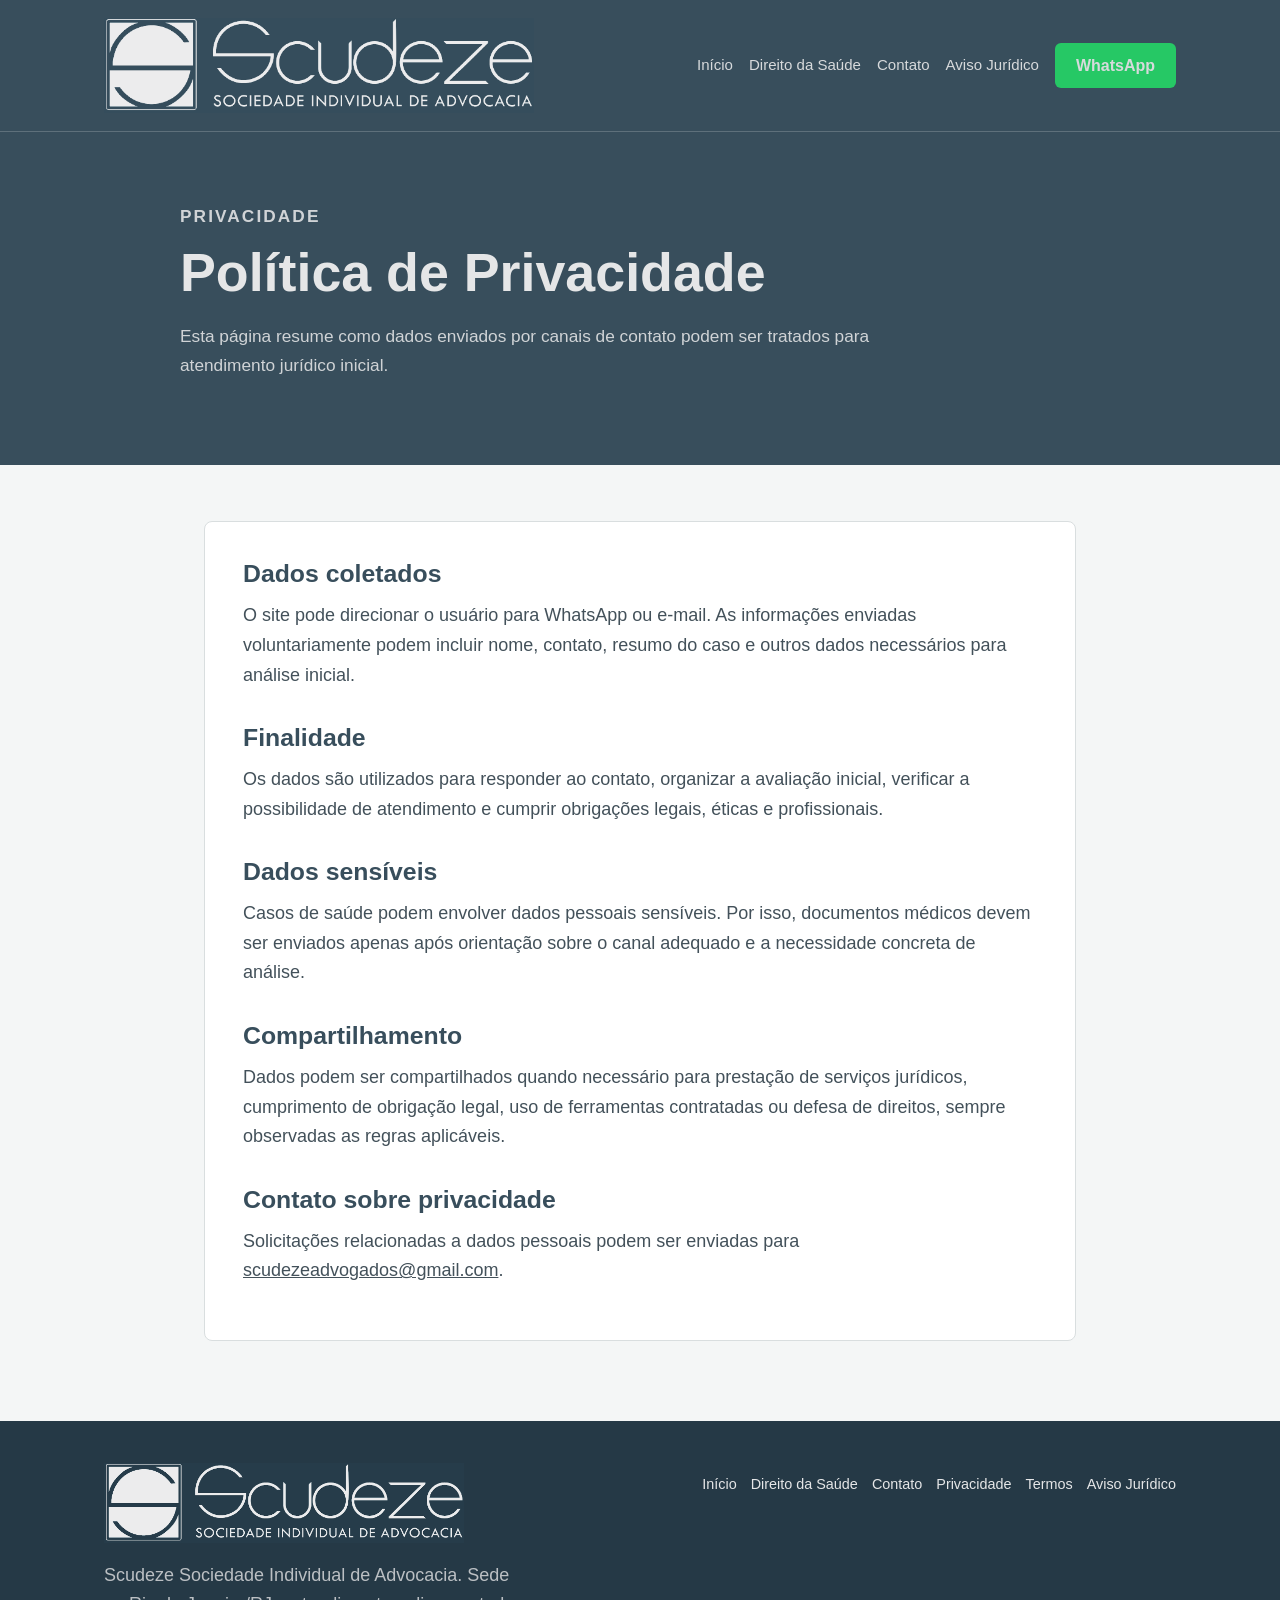
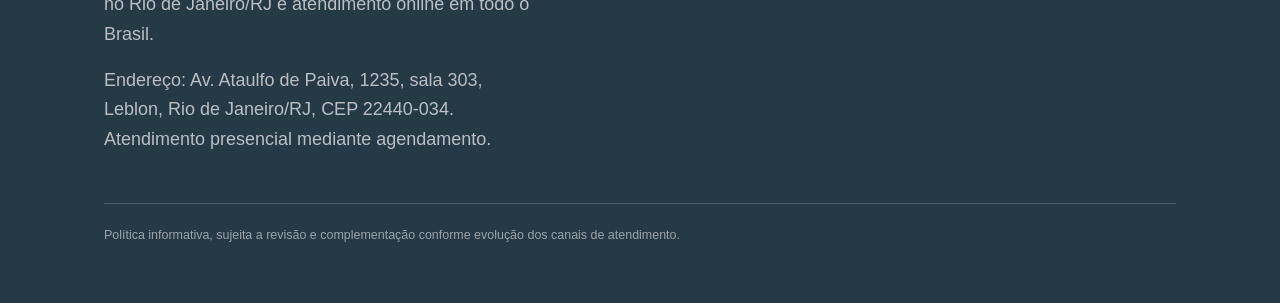
<file: politica-de-privacidade.html>
<!DOCTYPE html>
<html lang="pt-BR">
<head>
  <meta charset="UTF-8" />
  <meta name="viewport" content="width=device-width, initial-scale=1.0" />
  <meta name="robots" content="index, follow" />
  <title>Política de Privacidade | Scudeze Sociedade Individual de Advocacia</title>
  <meta name="description" content="Política de privacidade da Scudeze Sociedade Individual de Advocacia: como dados de contato são tratados no atendimento jurídico inicial." />
  <link rel="canonical" href="https://scudezeadvogados.com.br/politica-de-privacidade.html" />
  <meta property="og:type" content="website" />
  <meta property="og:title" content="Política de Privacidade | Scudeze Sociedade Individual de Advocacia" />
  <meta property="og:description" content="Política de privacidade da Scudeze Sociedade Individual de Advocacia. Como dados de contato são tratados no atendimento jurídico." />
  <meta property="og:url" content="https://scudezeadvogados.com.br/politica-de-privacidade.html" />
  <meta property="og:image" content="https://scudezeadvogados.com.br/assets/logo-scudeze-transparente.png" />
  <meta name="twitter:card" content="summary_large_image" />
  <script async src="https://www.googletagmanager.com/gtag/js?id=G-PPD73X99D3"></script>
  <script>
    window.dataLayer = window.dataLayer || [];
    function gtag(){dataLayer.push(arguments);}
    gtag("js", new Date());
    gtag("config", "G-PPD73X99D3");
  </script>
  <link rel="preload" href="assets/logo-scudeze-transparente.png" as="image" />
  <link rel="preload" href="assets/styles.css" as="style" />
  <link rel="stylesheet" href="assets/styles.css" />
</head>
<body class="content-page">
  <header class="site-header" role="banner">
    <div class="header-inner">
      <a class="brand-link" href="index.html" aria-label="Página inicial — Scudeze Sociedade Individual de Advocacia">
        <img class="brand-logo" src="assets/logo-scudeze-transparente.png" alt="Scudeze Sociedade Individual de Advocacia" />
      </a>
      <nav class="site-nav" role="navigation" aria-label="Menu principal">
        <a href="index.html">Início</a>
        <a href="direito-da-saude.html">Direito da Saúde</a>
        <a href="contato.html">Contato</a>
        <a href="aviso-juridico.html">Aviso Jurídico</a>
        <a class="nav-cta" href="#" onclick="sendTopic(event, 'uma questão jurídica')" aria-label="Falar pelo WhatsApp">WhatsApp</a>
      </nav>
    </div>
  </header>

  <main role="main">
    <section class="page-hero" aria-label="Política de Privacidade">
      <div class="page-hero-inner">
        <p class="eyebrow">Privacidade</p>
        <h1>Política de Privacidade</h1>
        <p>Esta página resume como dados enviados por canais de contato podem ser tratados para atendimento jurídico inicial.</p>
      </div>
    </section>

    <div class="content-wrap">
      <article class="article-card">
        <h2>Dados coletados</h2>
        <p>O site pode direcionar o usuário para WhatsApp ou e-mail. As informações enviadas voluntariamente podem incluir nome, contato, resumo do caso e outros dados necessários para análise inicial.</p>

        <h2>Finalidade</h2>
        <p>Os dados são utilizados para responder ao contato, organizar a avaliação inicial, verificar a possibilidade de atendimento e cumprir obrigações legais, éticas e profissionais.</p>

        <h2>Dados sensíveis</h2>
        <p>Casos de saúde podem envolver dados pessoais sensíveis. Por isso, documentos médicos devem ser enviados apenas após orientação sobre o canal adequado e a necessidade concreta de análise.</p>

        <h2>Compartilhamento</h2>
        <p>Dados podem ser compartilhados quando necessário para prestação de serviços jurídicos, cumprimento de obrigação legal, uso de ferramentas contratadas ou defesa de direitos, sempre observadas as regras aplicáveis.</p>

        <h2>Contato sobre privacidade</h2>
        <p>Solicitações relacionadas a dados pessoais podem ser enviadas para <a href="mailto:scudezeadvogados@gmail.com">scudezeadvogados@gmail.com</a>.</p>
      </article>
    </div>
  </main>

  <footer class="site-footer" role="contentinfo">
    <div class="footer-inner">
      <div>
        <img class="footer-logo" src="assets/logo-scudeze-transparente.png" alt="Scudeze Sociedade Individual de Advocacia" loading="lazy" />
        <p>Scudeze Sociedade Individual de Advocacia. Sede no Rio de Janeiro/RJ e atendimento online em todo o Brasil.</p>
        <p>Endereço: Av. Ataulfo de Paiva, 1235, sala 303, Leblon, Rio de Janeiro/RJ, CEP 22440-034. Atendimento presencial mediante agendamento.</p>
      </div>
      <nav class="footer-links" aria-label="Links do rodapé">
        <a href="index.html">Início</a>
        <a href="direito-da-saude.html">Direito da Saúde</a>
        <a href="contato.html">Contato</a>
        <a href="politica-de-privacidade.html">Privacidade</a>
        <a href="termos-de-uso.html">Termos</a>
        <a href="aviso-juridico.html">Aviso Jurídico</a>
      </nav>
      <p class="legal-note">Política informativa, sujeita a revisão e complementação conforme evolução dos canais de atendimento.</p>
    </div>
  </footer>
  <script src="assets/site.js" defer></script>
</body>
</html>
</file>
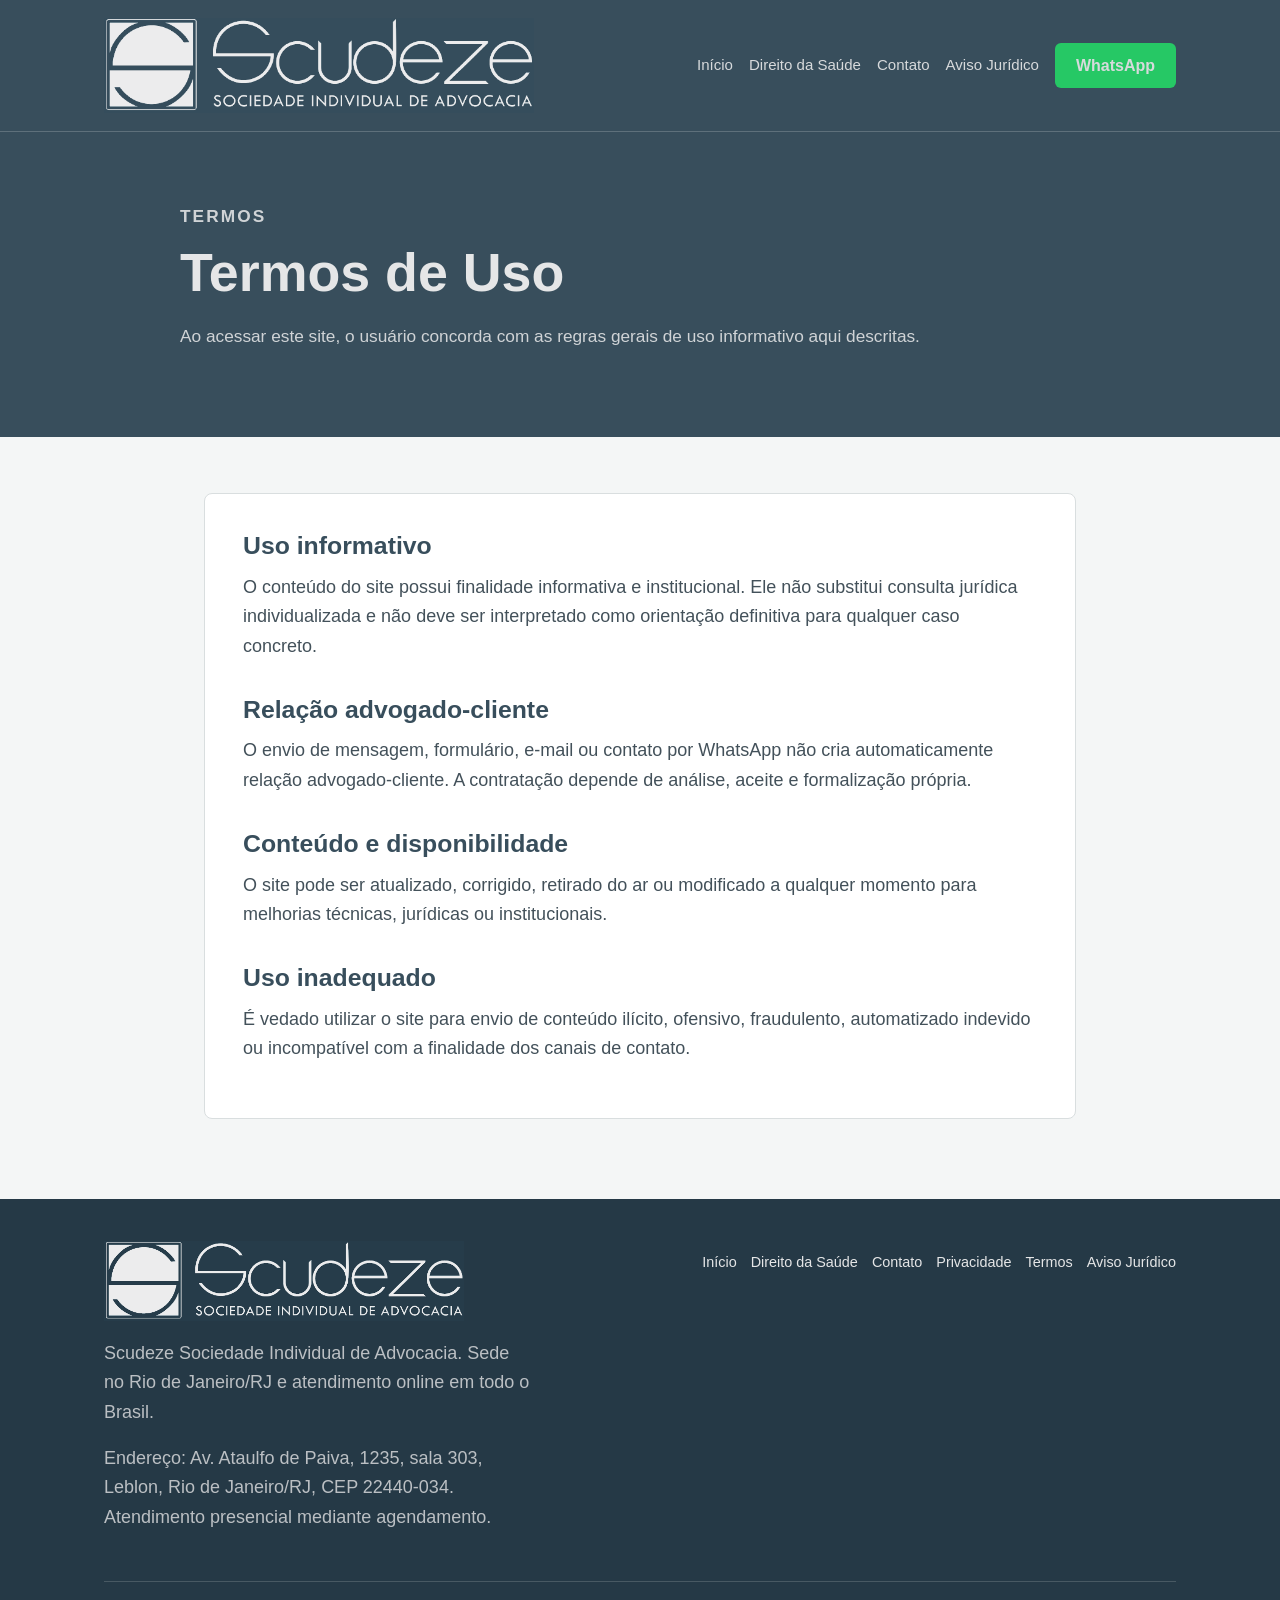
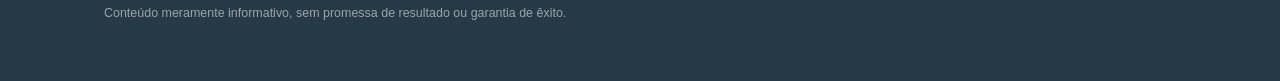
<file: termos-de-uso.html>
<!DOCTYPE html>
<html lang="pt-BR">
<head>
  <meta charset="UTF-8" />
  <meta name="viewport" content="width=device-width, initial-scale=1.0" />
  <meta name="robots" content="index, follow" />
  <title>Termos de Uso | Scudeze Sociedade Individual de Advocacia</title>
  <meta name="description" content="Termos de uso do site da Scudeze Sociedade Individual de Advocacia. Conteúdo informativo, relação advogado-cliente e regras de uso adequado." />
  <link rel="canonical" href="https://scudezeadvogados.com.br/termos-de-uso.html" />
  <meta property="og:type" content="website" />
  <meta property="og:title" content="Termos de Uso | Scudeze Sociedade Individual de Advocacia" />
  <meta property="og:description" content="Termos de uso do site da Scudeze Sociedade Individual de Advocacia. Regras de uso informativo e condições de contato." />
  <meta property="og:url" content="https://scudezeadvogados.com.br/termos-de-uso.html" />
  <meta property="og:image" content="https://scudezeadvogados.com.br/assets/logo-scudeze-transparente.png" />
  <meta name="twitter:card" content="summary_large_image" />
  <script async src="https://www.googletagmanager.com/gtag/js?id=G-PPD73X99D3"></script>
  <script>
    window.dataLayer = window.dataLayer || [];
    function gtag(){dataLayer.push(arguments);}
    gtag("js", new Date());
    gtag("config", "G-PPD73X99D3");
  </script>
  <link rel="preload" href="assets/logo-scudeze-transparente.png" as="image" />
  <link rel="preload" href="assets/styles.css" as="style" />
  <link rel="stylesheet" href="assets/styles.css" />
</head>
<body class="content-page">
  <header class="site-header" role="banner">
    <div class="header-inner">
      <a class="brand-link" href="index.html" aria-label="Página inicial — Scudeze Sociedade Individual de Advocacia">
        <img class="brand-logo" src="assets/logo-scudeze-transparente.png" alt="Scudeze Sociedade Individual de Advocacia" />
      </a>
      <nav class="site-nav" role="navigation" aria-label="Menu principal">
        <a href="index.html">Início</a>
        <a href="direito-da-saude.html">Direito da Saúde</a>
        <a href="contato.html">Contato</a>
        <a href="aviso-juridico.html">Aviso Jurídico</a>
        <a class="nav-cta" href="#" onclick="sendTopic(event, 'uma questão jurídica')" aria-label="Falar pelo WhatsApp">WhatsApp</a>
      </nav>
    </div>
  </header>

  <main role="main">
    <section class="page-hero" aria-label="Termos de Uso">
      <div class="page-hero-inner">
        <p class="eyebrow">Termos</p>
        <h1>Termos de Uso</h1>
        <p>Ao acessar este site, o usuário concorda com as regras gerais de uso informativo aqui descritas.</p>
      </div>
    </section>

    <div class="content-wrap">
      <article class="article-card">
        <h2>Uso informativo</h2>
        <p>O conteúdo do site possui finalidade informativa e institucional. Ele não substitui consulta jurídica individualizada e não deve ser interpretado como orientação definitiva para qualquer caso concreto.</p>

        <h2>Relação advogado-cliente</h2>
        <p>O envio de mensagem, formulário, e-mail ou contato por WhatsApp não cria automaticamente relação advogado-cliente. A contratação depende de análise, aceite e formalização própria.</p>

        <h2>Conteúdo e disponibilidade</h2>
        <p>O site pode ser atualizado, corrigido, retirado do ar ou modificado a qualquer momento para melhorias técnicas, jurídicas ou institucionais.</p>

        <h2>Uso inadequado</h2>
        <p>É vedado utilizar o site para envio de conteúdo ilícito, ofensivo, fraudulento, automatizado indevido ou incompatível com a finalidade dos canais de contato.</p>
      </article>
    </div>
  </main>

  <footer class="site-footer" role="contentinfo">
    <div class="footer-inner">
      <div>
        <img class="footer-logo" src="assets/logo-scudeze-transparente.png" alt="Scudeze Sociedade Individual de Advocacia" loading="lazy" />
        <p>Scudeze Sociedade Individual de Advocacia. Sede no Rio de Janeiro/RJ e atendimento online em todo o Brasil.</p>
        <p>Endereço: Av. Ataulfo de Paiva, 1235, sala 303, Leblon, Rio de Janeiro/RJ, CEP 22440-034. Atendimento presencial mediante agendamento.</p>
      </div>
      <nav class="footer-links" aria-label="Links do rodapé">
        <a href="index.html">Início</a>
        <a href="direito-da-saude.html">Direito da Saúde</a>
        <a href="contato.html">Contato</a>
        <a href="politica-de-privacidade.html">Privacidade</a>
        <a href="termos-de-uso.html">Termos</a>
        <a href="aviso-juridico.html">Aviso Jurídico</a>
      </nav>
      <p class="legal-note">Conteúdo meramente informativo, sem promessa de resultado ou garantia de êxito.</p>
    </div>
  </footer>
  <script src="assets/site.js" defer></script>
</body>
</html>
</file>
<file: assets/styles.css>
:root {
  --brand-blue: #384E5C;
  --brand-blue-dark: #253946;
  --brand-light: #E5E6E7;
  --paper: #ffffff;
  --mist: #f4f6f6;
  --ink: #182329;
  --muted: #5f6d75;
  --line: #d9dedf;
  --whatsapp: #25D366;
  --max: 1120px;
  --font-text: "Segoe UI", Arial, sans-serif;
  --font-accent: "Tw Cen MT", "Segoe UI", Arial, sans-serif;
}

*, *::before, *::after {
  box-sizing: border-box;
}

html {
  scroll-behavior: smooth;
  -webkit-text-size-adjust: 100%;
}

body {
  margin: 0;
  color: var(--ink);
  background: var(--paper);
  font-family: var(--font-text);
  font-size: 18px;
  line-height: 1.65;
}

a {
  color: inherit;
}

h1, h2, h3, h4, p {
  margin-top: 0;
}

h1 {
  margin-bottom: 22px;
  font-size: clamp(2.35rem, 4.8vw, 4.4rem);
  font-weight: 700;
  line-height: 1.04;
  letter-spacing: 0;
}

h2 {
  margin-bottom: 12px;
  color: var(--brand-blue);
  font-size: clamp(1.7rem, 2.8vw, 2.45rem);
  font-weight: 700;
  line-height: 1.16;
  letter-spacing: 0;
}

h3 {
  margin-bottom: 8px;
  color: var(--brand-blue);
  font-size: 1.25rem;
  font-weight: 700;
  line-height: 1.25;
}

p {
  margin-bottom: 1rem;
}

.site-header {
  background: var(--brand-blue);
  color: var(--brand-light);
  border-bottom: 1px solid rgba(229, 230, 231, .22);
}

.header-inner {
  width: min(100%, var(--max));
  margin: 0 auto;
  padding: 18px 24px;
  display: flex;
  align-items: center;
  justify-content: space-between;
  gap: 28px;
}

.brand-link {
  display: inline-flex;
  align-items: center;
  flex: 0 1 auto;
  text-decoration: none;
}

.brand-logo {
  display: block;
  width: clamp(300px, 34vw, 430px);
  height: auto;
  max-width: 100%;
}

.site-nav {
  display: flex;
  flex-wrap: wrap;
  align-items: center;
  justify-content: flex-end;
  gap: 8px 16px;
  font-size: .94rem;
}

.site-nav a {
  min-height: 44px;
  display: inline-flex;
  align-items: center;
  color: var(--brand-light);
  text-decoration: none;
  opacity: .92;
}

.site-nav a:hover,
.site-nav a:focus {
  opacity: 1;
  text-decoration: underline;
  text-underline-offset: 5px;
}

.site-nav a.active {
  border-bottom: 2px solid var(--brand-light);
  font-weight: 700;
  pointer-events: none;
}

.nav-cta,
.button,
.button-secondary,
.button-light {
  min-height: 44px;
  min-width: 44px;
  padding: 12px 20px;
  display: inline-flex;
  align-items: center;
  justify-content: center;
  border: 1px solid transparent;
  border-radius: 6px;
  font: inherit;
  font-size: 1rem;
  font-weight: 700;
  line-height: 1.2;
  text-decoration: none;
  cursor: pointer;
}

.nav-cta,
.button {
  background: var(--whatsapp);
  color: #ffffff;
}

.button-secondary {
  background: transparent;
  color: var(--brand-blue);
  border-color: var(--brand-blue);
}

.button-light {
  background: transparent;
  color: var(--brand-light);
  border-color: rgba(229, 230, 231, .55);
}

.hero {
  background: var(--brand-blue);
  color: var(--brand-light);
}

.hero-inner {
  width: min(100%, var(--max));
  min-height: 620px;
  margin: 0 auto;
  padding: 76px 24px 88px;
  display: grid;
  grid-template-columns: minmax(0, 1.05fr) minmax(330px, .78fr);
  align-items: center;
  gap: 56px;
}

.eyebrow {
  margin: 0 0 14px;
  color: rgba(229, 230, 231, .82);
  font-size: .82rem;
  font-weight: 800;
  font-family: var(--font-accent);
  letter-spacing: .12em;
  text-transform: uppercase;
}

.hero-copy,
.lead {
  color: var(--muted);
  font-size: 1.08rem;
}

.hero-copy {
  max-width: 670px;
  margin-bottom: 30px;
  color: rgba(229, 230, 231, .9);
}

.hero-actions,
.section-actions {
  display: flex;
  flex-wrap: wrap;
  gap: 12px;
  align-items: center;
}

.hero-note {
  max-width: 620px;
  margin-top: 24px;
  color: rgba(229, 230, 231, .74);
  font-size: .92rem;
}

.intake-panel {
  background: var(--paper);
  color: var(--ink);
  border: 1px solid rgba(229, 230, 231, .44);
  border-radius: 8px;
  padding: 26px;
  box-shadow: 0 20px 60px rgba(0, 0, 0, .22);
}

.intake-panel h2 {
  margin-bottom: 10px;
  color: var(--brand-blue);
  font-size: 1.28rem;
  line-height: 1.24;
}

.intake-panel p,
.form-disclaimer {
  color: var(--muted);
  font-size: .95rem;
}

.intake-panel label {
  display: block;
  margin: 14px 0 6px;
  color: var(--brand-blue);
  font-size: .9rem;
  font-weight: 700;
}

.intake-panel input,
.intake-panel select,
.intake-panel textarea {
  width: 100%;
  min-height: 44px;
  padding: 11px 12px;
  border: 1px solid var(--line);
  border-radius: 6px;
  color: var(--ink);
  background: #ffffff;
  font: inherit;
  font-size: 1rem;
}

.intake-panel textarea {
  min-height: 94px;
  resize: vertical;
}

.form-disclaimer {
  margin: 12px 0 0;
}

.section {
  padding: 76px 24px;
}

.section-muted {
  background: var(--mist);
}

.section-blue {
  background: var(--brand-blue);
  color: var(--brand-light);
}

.section-inner {
  width: min(100%, var(--max));
  margin: 0 auto;
}

.section-head {
  max-width: 760px;
  margin-bottom: 36px;
}

.section-head.center {
  margin-left: auto;
  margin-right: auto;
  text-align: center;
}

.section-blue h2 {
  color: var(--brand-light);
}

.section-blue .lead {
  color: rgba(229, 230, 231, .86);
}

.grid {
  display: grid;
  grid-template-columns: repeat(3, minmax(0, 1fr));
  gap: 18px;
}

.grid.two {
  grid-template-columns: repeat(2, minmax(0, 1fr));
}

.card,
.step,
.article-card {
  background: #ffffff;
  border: 1px solid var(--line);
  border-radius: 8px;
}

.card {
  padding: 24px;
}

.card p,
.card li,
.article-card p,
.article-card li {
  color: #43515a;
}

.number-list {
  display: grid;
  grid-template-columns: repeat(4, minmax(0, 1fr));
  gap: 18px;
  counter-reset: steps;
}

.step {
  padding: 22px;
  counter-increment: steps;
}

.step::before {
  content: counter(steps, decimal-leading-zero);
  display: inline-flex;
  margin-bottom: 18px;
  color: var(--brand-blue);
  font-size: .86rem;
  font-weight: 800;
  letter-spacing: .08em;
}

.split {
  display: grid;
  grid-template-columns: minmax(0, .85fr) minmax(0, 1.15fr);
  gap: 44px;
  align-items: start;
}

.fact-box {
  padding: 28px;
  background: rgba(229, 230, 231, .08);
  border: 1px solid rgba(229, 230, 231, .25);
  border-radius: 8px;
}

.fact-box p {
  color: rgba(229, 230, 231, .86);
}

.authority-section {
  background: #ffffff;
}

.authority-grid {
  display: grid;
  grid-template-columns: 1fr;
  gap: 28px;
  max-width: 1040px;
}

.authority-media {
  display: flex;
  align-items: center;
}

.authority-media img {
  width: 100%;
  height: auto;
  border-radius: 8px;
  border: 1px solid var(--line);
  object-fit: contain;
  object-position: center;
  box-shadow: 0 18px 46px rgba(24, 35, 41, .14);
}

.authority-copy p {
  color: #43515a;
  margin: 0 0 12px;
  line-height: 1.56;
  max-width: 820px;
}

.authority-copy h2 {
  margin-bottom: 14px;
}

.trust-badges {
  margin: 22px 0 26px;
  display: flex;
  flex-wrap: wrap;
  gap: 10px;
}

.trust-badges span {
  display: inline-flex;
  align-items: center;
  min-height: 36px;
  padding: 7px 12px;
  border: 1px solid rgba(56, 78, 92, .18);
  border-radius: 999px;
  background: var(--mist);
  color: var(--brand-blue);
  font-size: .86rem;
  font-weight: 700;
}

.content-page {
  background: var(--mist);
}

.page-hero {
  background: var(--brand-blue);
  color: var(--brand-light);
  padding: 70px 24px;
}

.page-hero-inner,
.content-wrap {
  width: min(100%, 920px);
  margin: 0 auto;
}

.page-hero h1 {
  font-size: clamp(2.15rem, 4.2vw, 3.4rem);
}

.page-hero p {
  max-width: 760px;
  color: rgba(229, 230, 231, .88);
  font-size: 1.08rem;
}

.content-wrap {
  padding: 56px 24px 80px;
}

.article-card {
  padding: 38px;
}

.article-card h2 {
  margin-top: 34px;
  font-size: 1.55rem;
}

.article-card h2:first-child {
  margin-top: 0;
}

.article-card ul {
  padding-left: 1.2rem;
}

.faq-list {
  display: grid;
  gap: 18px;
}

.faq-list article {
  padding: 18px 0;
  border-top: 1px solid var(--line);
}

.faq-list article:last-child {
  border-bottom: 1px solid var(--line);
}

.faq-list h3 {
  color: var(--ink);
  font-size: 1.08rem;
}

.faq-list p {
  margin-bottom: 0;
}

.site-footer {
  background: var(--brand-blue-dark);
  color: rgba(229, 230, 231, .78);
}

.footer-inner {
  width: min(100%, var(--max));
  margin: 0 auto;
  padding: 42px 24px;
  display: grid;
  grid-template-columns: minmax(0, .82fr) minmax(520px, 1.18fr);
  gap: 32px;
}

.footer-logo {
  display: block;
  width: clamp(260px, 30vw, 360px);
  height: auto;
  margin-bottom: 18px;
}

.footer-links {
  display: flex;
  flex-wrap: wrap;
  gap: 8px 14px;
  align-content: start;
  justify-content: flex-end;
}

.footer-links a {
  min-height: 44px;
  display: inline-flex;
  align-items: center;
  color: var(--brand-light);
  font-size: .9rem;
  text-decoration: none;
}

.footer-links a:hover,
.footer-links a:focus {
  text-decoration: underline;
}

.legal-note {
  grid-column: 1 / -1;
  padding-top: 22px;
  border-top: 1px solid rgba(229, 230, 231, .18);
  color: rgba(229, 230, 231, .62);
  font-size: .78rem;
  line-height: 1.55;
}

.floating-whatsapp {
  position: fixed;
  right: 18px;
  bottom: 18px;
  z-index: 30;
  min-height: 52px;
  padding: 0 18px;
  display: inline-flex;
  align-items: center;
  justify-content: center;
  gap: 8px;
  border-radius: 999px;
  background: var(--whatsapp);
  color: #ffffff;
  font-size: .95rem;
  text-decoration: none;
  box-shadow: 0 14px 34px rgba(0, 0, 0, .22);
}

.floating-whatsapp svg {
  width: 22px;
  height: 22px;
  fill: currentColor;
  flex: 0 0 auto;
}

@media (max-width: 980px) {
  .header-inner {
    align-items: flex-start;
    flex-direction: column;
  }

  .site-nav {
    justify-content: flex-start;
  }

  .hero-inner,
  .split,
  .authority-grid,
  .footer-inner {
    grid-template-columns: 1fr;
  }

  .hero-inner {
    min-height: auto;
    padding-top: 58px;
  }

  .grid,
  .grid.two,
  .number-list {
    grid-template-columns: 1fr;
  }

  .footer-links {
    justify-content: flex-start;
  }

  .authority-media img {
    max-height: none;
  }
}

@media (max-width: 560px) {
  body {
    font-size: 16px;
    line-height: 1.58;
  }

  h1 {
    font-size: clamp(2rem, 10vw, 2.6rem);
  }

  h2 {
    font-size: clamp(1.45rem, 7vw, 1.9rem);
  }

  .header-inner,
  .hero-inner,
  .section,
  .page-hero,
  .content-wrap,
  .footer-inner {
    padding-left: 18px;
    padding-right: 18px;
  }

  .brand-logo {
    width: min(100%, 340px);
  }

  .nav-cta,
  .button,
  .button-secondary,
  .button-light {
    width: 100%;
  }

  .floating-whatsapp {
    right: 14px;
    bottom: 14px;
    width: 56px;
    height: 56px;
    padding: 0;
  }

  .floating-whatsapp strong {
    position: absolute;
    width: 1px;
    height: 1px;
    overflow: hidden;
    clip: rect(0 0 0 0);
    white-space: nowrap;
  }

  .intake-panel,
  .article-card {
    padding: 22px;
  }
}
</file>
